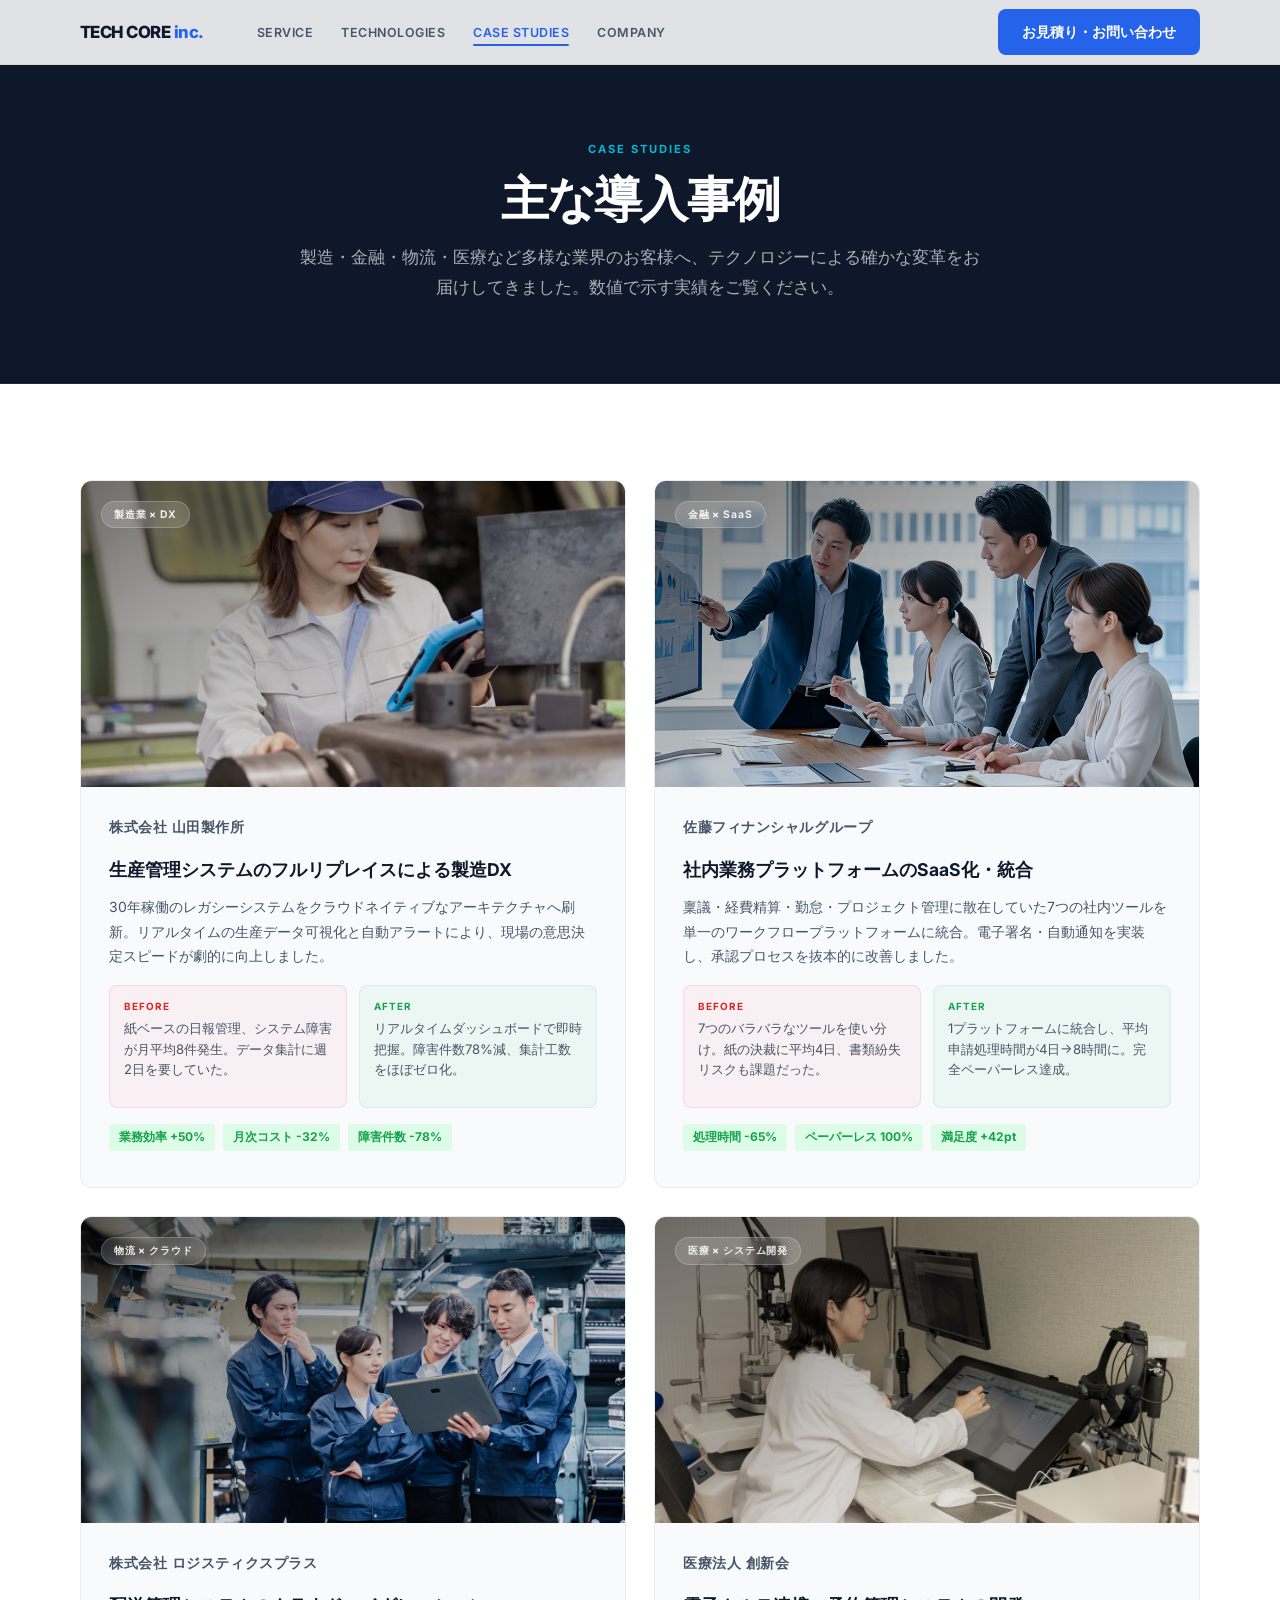
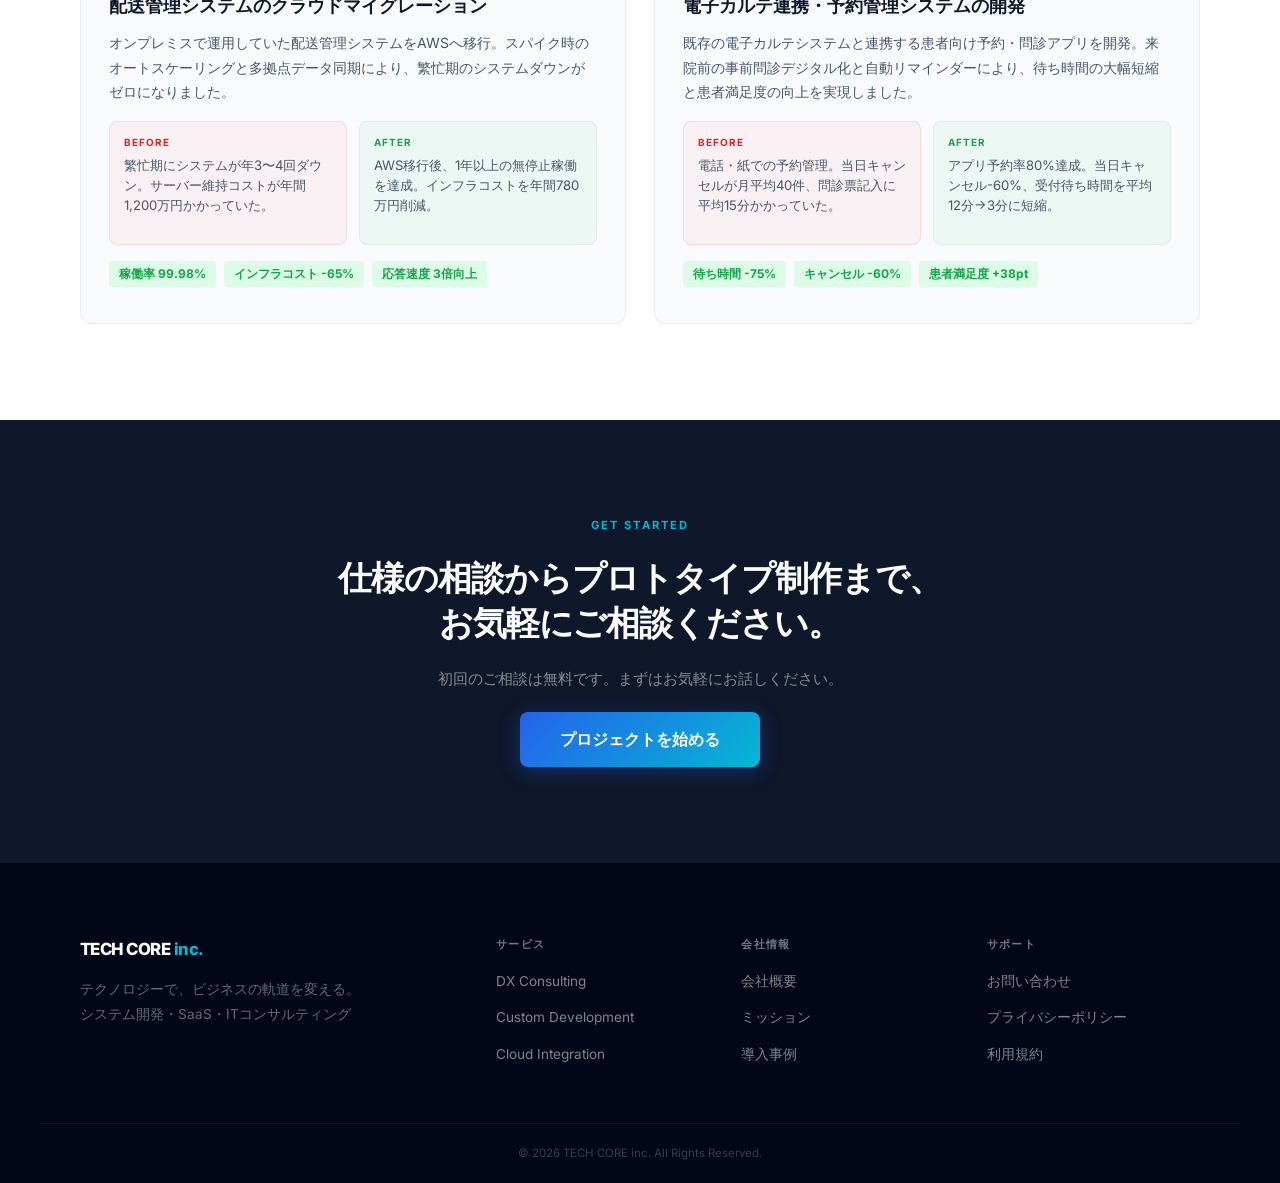
<file: cases.html>
<!DOCTYPE html>
<html lang="ja">
<head>
  <meta charset="UTF-8">
  <meta name="viewport" content="width=device-width, initial-scale=1.0">
  <title>CASE STUDIES | TECH CORE inc.</title>
  <link rel="stylesheet" href="style.css">
  <link rel="preconnect" href="https://fonts.googleapis.com">
  <link href="https://fonts.googleapis.com/css2?family=Inter:wght@400;500;600;700;800&display=swap" rel="stylesheet">
</head>
<body>

  <header class="site-header" id="site-header">
    <div class="header-inner">
      <a href="index.html" class="logo">TECH CORE <span>inc.</span></a>
      <nav class="global-nav" aria-label="グローバルナビゲーション">
        <ul>
          <li><a href="service.html">SERVICE</a></li>
          <li><a href="index.html#tech">TECHNOLOGIES</a></li>
          <li><a href="cases.html" class="active">CASE STUDIES</a></li>
          <li><a href="company.html">COMPANY</a></li>
        </ul>
      </nav>
      <a href="contact.html" class="btn btn-primary">お見積り・お問い合わせ</a>
      <button class="nav-toggle" aria-label="メニューを開く" aria-expanded="false">
        <span></span><span></span><span></span>
      </button>
    </div>
  </header>

  <main>

    <!-- Page Hero -->
    <section class="page-hero" aria-label="導入事例ページヘッダー">
      <div class="container">
        <span class="sec-label">CASE STUDIES</span>
        <h1>主な導入事例</h1>
        <p>製造・金融・物流・医療など多様な業界のお客様へ、テクノロジーによる確かな変革をお届けしてきました。数値で示す実績をご覧ください。</p>
      </div>
    </section>

    <!-- Cases List -->
    <section class="cases-list">
      <div class="container">
        <div class="cases-grid-full">

          <!-- Case 1 -->
          <article class="case-card-full">
            <div class="case-img-wrap">
              <div class="case-img-inner">
                <img src="１.jpg" alt="生産管理システム導入事例">
                <span class="case-tag-badge">製造業 × DX</span>
              </div>
            </div>
            <div class="case-body-full">
              <p class="case-company-name">株式会社 山田製作所</p>
              <h3>生産管理システムのフルリプレイスによる製造DX</h3>
              <p>30年稼働のレガシーシステムをクラウドネイティブなアーキテクチャへ刷新。リアルタイムの生産データ可視化と自動アラートにより、現場の意思決定スピードが劇的に向上しました。</p>
              <div class="before-after">
                <div class="ba-box before">
                  <span class="ba-label">Before</span>
                  <p>紙ベースの日報管理、システム障害が月平均8件発生。データ集計に週2日を要していた。</p>
                </div>
                <div class="ba-box after">
                  <span class="ba-label">After</span>
                  <p>リアルタイムダッシュボードで即時把握。障害件数78%減、集計工数をほぼゼロ化。</p>
                </div>
              </div>
              <div class="kpi-row">
                <span class="kpi-chip">業務効率 +50%</span>
                <span class="kpi-chip">月次コスト -32%</span>
                <span class="kpi-chip">障害件数 -78%</span>
              </div>
            </div>
          </article>

          <!-- Case 2 -->
          <article class="case-card-full">
            <div class="case-img-wrap">
              <div class="case-img-inner">
                <img src="２.jpeg" alt="社内業務プラットフォーム導入事例">
                <span class="case-tag-badge">金融 × SaaS</span>
              </div>
            </div>
            <div class="case-body-full">
              <p class="case-company-name">佐藤フィナンシャルグループ</p>
              <h3>社内業務プラットフォームのSaaS化・統合</h3>
              <p>稟議・経費精算・勤怠・プロジェクト管理に散在していた7つの社内ツールを単一のワークフロープラットフォームに統合。電子署名・自動通知を実装し、承認プロセスを抜本的に改善しました。</p>
              <div class="before-after">
                <div class="ba-box before">
                  <span class="ba-label">Before</span>
                  <p>7つのバラバラなツールを使い分け。紙の決裁に平均4日、書類紛失リスクも課題だった。</p>
                </div>
                <div class="ba-box after">
                  <span class="ba-label">After</span>
                  <p>1プラットフォームに統合し、平均申請処理時間が4日→8時間に。完全ペーパーレス達成。</p>
                </div>
              </div>
              <div class="kpi-row">
                <span class="kpi-chip">処理時間 -65%</span>
                <span class="kpi-chip">ペーパーレス 100%</span>
                <span class="kpi-chip">満足度 +42pt</span>
              </div>
            </div>
          </article>

          <!-- Case 3 -->
          <article class="case-card-full">
            <div class="case-img-wrap">
              <div class="case-img-inner">
                <img src="３.jpg" alt="配送管理システム導入事例">
                <span class="case-tag-badge">物流 × クラウド</span>
              </div>
            </div>
            <div class="case-body-full">
              <p class="case-company-name">株式会社 ロジスティクスプラス</p>
              <h3>配送管理システムのクラウドマイグレーション</h3>
              <p>オンプレミスで運用していた配送管理システムをAWSへ移行。スパイク時のオートスケーリングと多拠点データ同期により、繁忙期のシステムダウンがゼロになりました。</p>
              <div class="before-after">
                <div class="ba-box before">
                  <span class="ba-label">Before</span>
                  <p>繁忙期にシステムが年3〜4回ダウン。サーバー維持コストが年間1,200万円かかっていた。</p>
                </div>
                <div class="ba-box after">
                  <span class="ba-label">After</span>
                  <p>AWS移行後、1年以上の無停止稼働を達成。インフラコストを年間780万円削減。</p>
                </div>
              </div>
              <div class="kpi-row">
                <span class="kpi-chip">稼働率 99.98%</span>
                <span class="kpi-chip">インフラコスト -65%</span>
                <span class="kpi-chip">応答速度 3倍向上</span>
              </div>
            </div>
          </article>

          <!-- Case 4 -->
          <article class="case-card-full">
            <div class="case-img-wrap">
              <div class="case-img-inner">
                <img src="４.jpg" alt="電子カルテ・予約管理システム導入事例">
                <span class="case-tag-badge">医療 × システム開発</span>
              </div>
            </div>
            <div class="case-body-full">
              <p class="case-company-name">医療法人 創新会</p>
              <h3>電子カルテ連携・予約管理システムの開発</h3>
              <p>既存の電子カルテシステムと連携する患者向け予約・問診アプリを開発。来院前の事前問診デジタル化と自動リマインダーにより、待ち時間の大幅短縮と患者満足度の向上を実現しました。</p>
              <div class="before-after">
                <div class="ba-box before">
                  <span class="ba-label">Before</span>
                  <p>電話・紙での予約管理。当日キャンセルが月平均40件、問診票記入に平均15分かかっていた。</p>
                </div>
                <div class="ba-box after">
                  <span class="ba-label">After</span>
                  <p>アプリ予約率80%達成。当日キャンセル-60%、受付待ち時間を平均12分→3分に短縮。</p>
                </div>
              </div>
              <div class="kpi-row">
                <span class="kpi-chip">待ち時間 -75%</span>
                <span class="kpi-chip">キャンセル -60%</span>
                <span class="kpi-chip">患者満足度 +38pt</span>
              </div>
            </div>
          </article>

        </div>
      </div>
    </section>

    <!-- CTA -->
    <section class="cta-section" id="cta">
      <div class="container">
        <p class="cta-eyebrow">GET STARTED</p>
        <h2>仕様の相談からプロトタイプ制作まで、<br>お気軽にご相談ください。</h2>
        <p class="cta-sub">初回のご相談は無料です。まずはお気軽にお話しください。</p>
        <a href="contact.html" class="btn btn-gradient">プロジェクトを始める</a>
      </div>
    </section>

  </main>

  <footer class="site-footer">
    <div class="footer-inner">
      <div class="footer-brand">
        <a href="index.html" class="logo logo-light">TECH CORE <span>inc.</span></a>
        <p>テクノロジーで、ビジネスの軌道を変える。<br>システム開発・SaaS・ITコンサルティング</p>
      </div>
      <nav class="footer-nav" aria-label="フッターナビゲーション">
        <div class="footer-nav-col">
          <p class="footer-nav-title">サービス</p>
          <ul>
            <li><a href="service.html#dx">DX Consulting</a></li>
            <li><a href="service.html#dev">Custom Development</a></li>
            <li><a href="service.html#cloud">Cloud Integration</a></li>
          </ul>
        </div>
        <div class="footer-nav-col">
          <p class="footer-nav-title">会社情報</p>
          <ul>
            <li><a href="company.html">会社概要</a></li>
            <li><a href="company.html#mission">ミッション</a></li>
            <li><a href="cases.html">導入事例</a></li>
          </ul>
        </div>
        <div class="footer-nav-col">
          <p class="footer-nav-title">サポート</p>
          <ul>
            <li><a href="#cta">お問い合わせ</a></li>
            <li><a href="privacy.html">プライバシーポリシー</a></li>
            <li><a href="terms.html">利用規約</a></li>
          </ul>
        </div>
      </nav>
    </div>
    <div class="footer-bottom">
      <p>&copy; 2026 TECH CORE inc. All Rights Reserved.</p>
    </div>
  </footer>

  <script>
    const toggle = document.querySelector('.nav-toggle');
    const nav = document.querySelector('.global-nav');
    toggle.addEventListener('click', () => {
      const open = toggle.getAttribute('aria-expanded') === 'true';
      toggle.setAttribute('aria-expanded', !open);
      nav.classList.toggle('open', !open);
    });
    window.addEventListener('scroll', () => {
      document.getElementById('site-header').classList.toggle('scrolled', scrollY > 20);
    });
  </script>
</body>
</html>
</file>
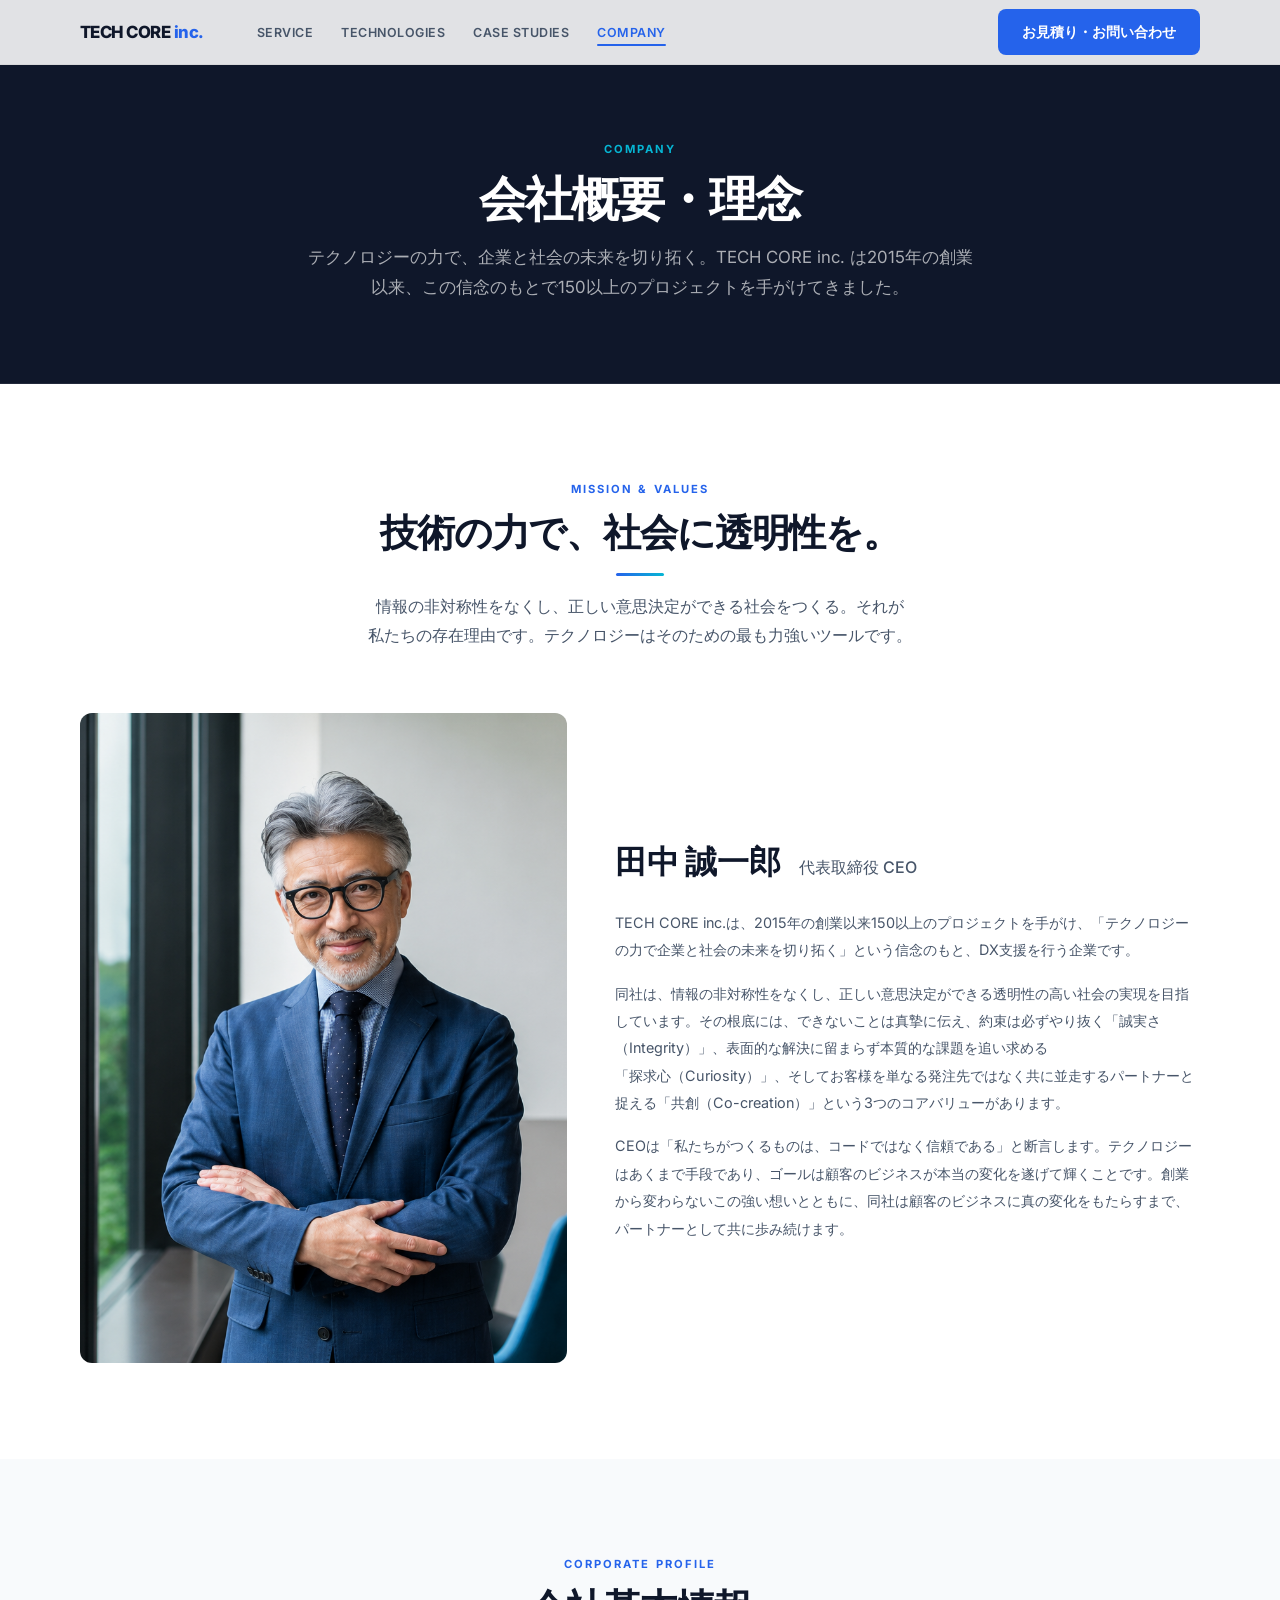
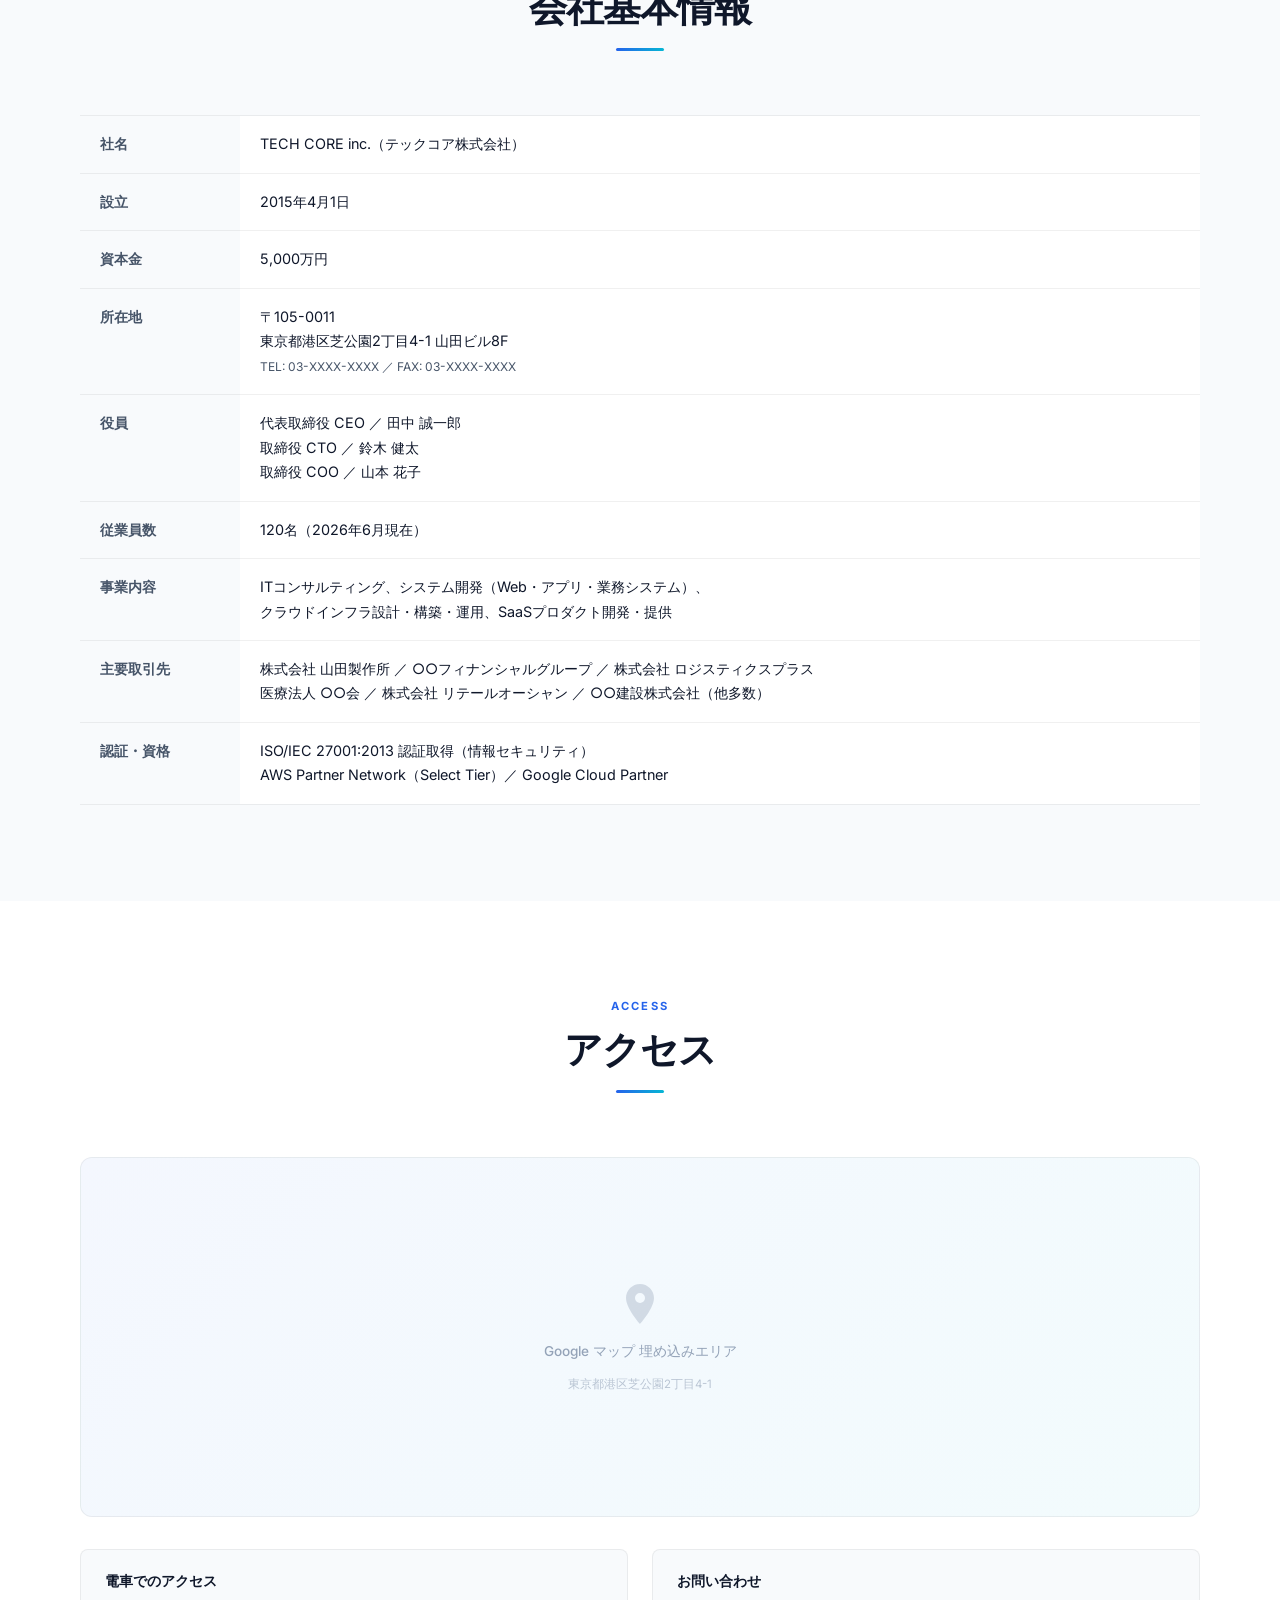
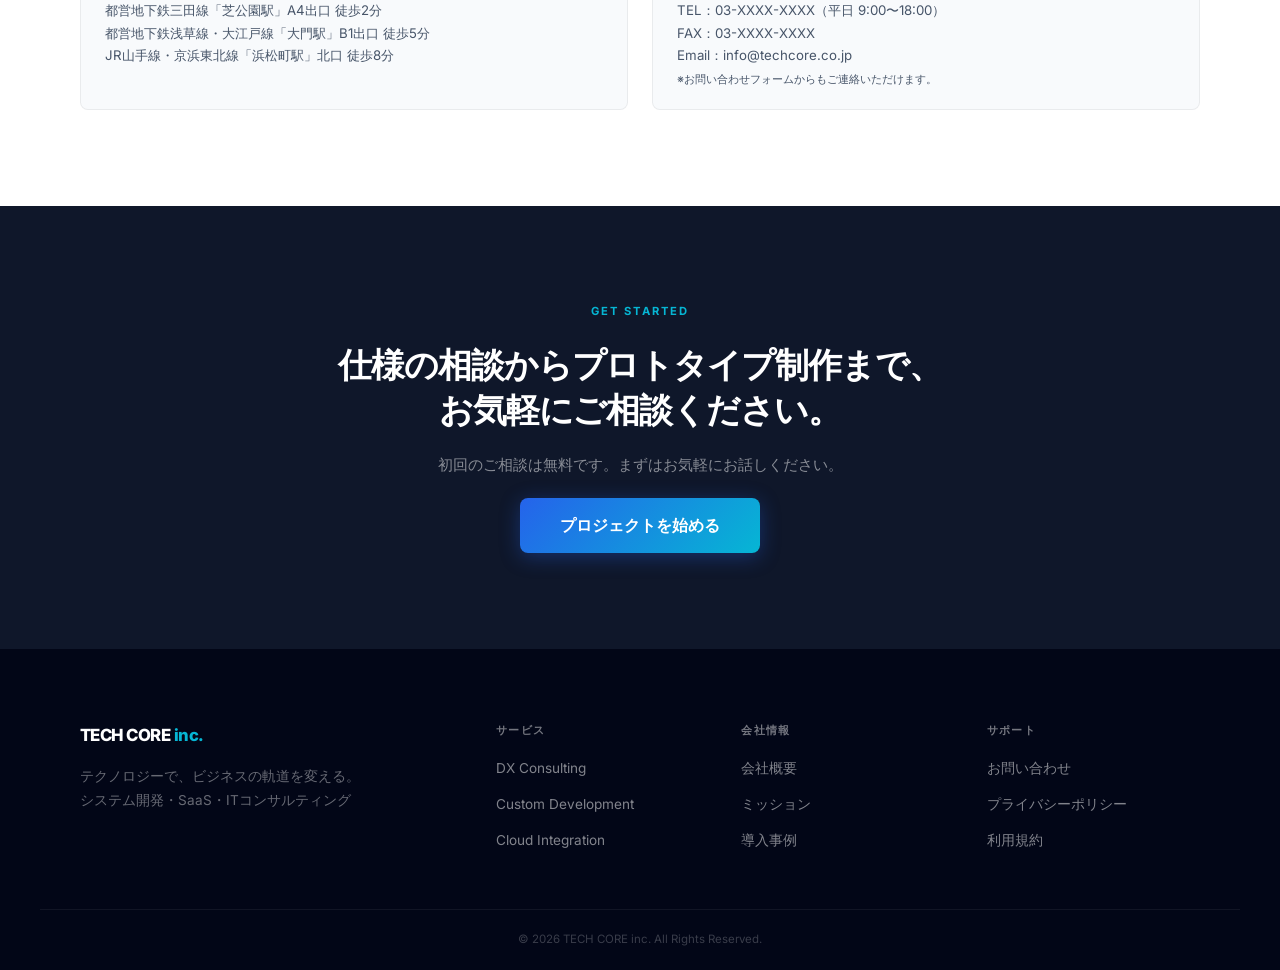
<file: company.html>
<!DOCTYPE html>
<html lang="ja">
<head>
  <meta charset="UTF-8">
  <meta name="viewport" content="width=device-width, initial-scale=1.0">
  <title>COMPANY | TECH CORE inc.</title>
  <link rel="stylesheet" href="style.css">
  <link rel="preconnect" href="https://fonts.googleapis.com">
  <link href="https://fonts.googleapis.com/css2?family=Inter:wght@400;500;600;700;800&display=swap" rel="stylesheet">
</head>
<body>

  <header class="site-header" id="site-header">
    <div class="header-inner">
      <a href="index.html" class="logo">TECH CORE <span>inc.</span></a>
      <nav class="global-nav" aria-label="グローバルナビゲーション">
        <ul>
          <li><a href="service.html">SERVICE</a></li>
          <li><a href="index.html#tech">TECHNOLOGIES</a></li>
          <li><a href="cases.html">CASE STUDIES</a></li>
          <li><a href="company.html" class="active">COMPANY</a></li>
        </ul>
      </nav>
      <a href="contact.html" class="btn btn-primary">お見積り・お問い合わせ</a>
      <button class="nav-toggle" aria-label="メニューを開く" aria-expanded="false">
        <span></span><span></span><span></span>
      </button>
    </div>
  </header>

  <main>

    <!-- Page Hero -->
    <section class="page-hero" aria-label="会社概要ページヘッダー">
      <div class="container">
        <span class="sec-label">COMPANY</span>
        <h1>会社概要・理念</h1>
        <p>テクノロジーの力で、企業と社会の未来を切り拓く。TECH CORE inc. は2015年の創業<br>以来、この信念のもとで150以上のプロジェクトを手がけてきました。</p>
      </div>
    </section>

    <!-- Mission -->
    <section class="mission-section" id="mission">
      <div class="container">
        <header class="sec-header">
          <span class="sec-label">MISSION & VALUES</span>
          <h2 class="sec-title">技術の力で、社会に透明性を。</h2>
          <p class="sec-desc">情報の非対称性をなくし、正しい意思決定ができる社会をつくる。それが<br>私たちの存在理由です。テクノロジーはそのための最も力強いツールです。</p>
        </header>
        <div class="ceo-message-layout">
          <div class="ceo-message-photo">
            <img src="社長.png" alt="代表取締役 田中 誠一郎">
          </div>
          <div class="ceo-message-text">
            <p class="ceo-message-name">田中 誠一郎 <span>代表取締役 CEO</span></p>
            <div class="ceo-message-body">
              <p>TECH CORE inc.は、2015年の創業以来150以上のプロジェクトを手がけ、「テクノロジーの力で企業と社会の未来を切り拓く」という信念のもと、DX支援を行う企業です。</p>
              <p>同社は、情報の非対称性をなくし、正しい意思決定ができる透明性の高い社会の実現を目指しています。その根底には、できないことは真摯に伝え、約束は必ずやり抜く「誠実さ（Integrity）」、表面的な解決に留まらず本質的な課題を追い求める<span style="white-space:nowrap">「探求心（Curiosity）」</span>、そしてお客様を単なる発注先ではなく共に並走するパートナーと捉える「共創（Co-creation）」という3つのコアバリューがあります。</p>
              <p>CEOは「私たちがつくるものは、コードではなく信頼である」と断言します。テクノロジーはあくまで手段であり、ゴールは顧客のビジネスが本当の変化を遂げて輝くことです。創業から変わらないこの強い想いとともに、同社は顧客のビジネスに真の変化をもたらすまで、パートナーとして共に歩み続けます。</p>
            </div>
          </div>
        </div>
      </div>
    </section>

    <!-- Corporate Profile -->
    <section class="profile-section" id="profile">
      <div class="container">
        <header class="sec-header">
          <span class="sec-label">CORPORATE PROFILE</span>
          <h2 class="sec-title">会社基本情報</h2>
        </header>
        <table class="profile-table" aria-label="会社基本情報">
          <tbody>
            <tr>
              <th scope="row">社名</th>
              <td>TECH CORE inc.（テックコア株式会社）</td>
            </tr>
            <tr>
              <th scope="row">設立</th>
              <td>2015年4月1日</td>
            </tr>
            <tr>
              <th scope="row">資本金</th>
              <td>5,000万円</td>
            </tr>
            <tr>
              <th scope="row">所在地</th>
              <td>
                〒105-0011<br>
                東京都港区芝公園2丁目4-1 山田ビル8F<br>
                <small style="color:var(--text-sub)">TEL: 03-XXXX-XXXX ／ FAX: 03-XXXX-XXXX</small>
              </td>
            </tr>
            <tr>
              <th scope="row">役員</th>
              <td>
                代表取締役 CEO ／ 田中 誠一郎<br>
                取締役 CTO ／ 鈴木 健太<br>
                取締役 COO ／ 山本 花子
              </td>
            </tr>
            <tr>
              <th scope="row">従業員数</th>
              <td>120名（2026年6月現在）</td>
            </tr>
            <tr>
              <th scope="row">事業内容</th>
              <td>
                ITコンサルティング、システム開発（Web・アプリ・業務システム）、<br>
                クラウドインフラ設計・構築・運用、SaaSプロダクト開発・提供
              </td>
            </tr>
            <tr>
              <th scope="row">主要取引先</th>
              <td>
                株式会社 山田製作所 ／ ○○フィナンシャルグループ ／ 株式会社 ロジスティクスプラス<br>
                医療法人 ○○会 ／ 株式会社 リテールオーシャン ／ ○○建設株式会社（他多数）
              </td>
            </tr>
            <tr>
              <th scope="row">認証・資格</th>
              <td>
                ISO/IEC 27001:2013 認証取得（情報セキュリティ）<br>
                AWS Partner Network（Select Tier）／ Google Cloud Partner
              </td>
            </tr>
          </tbody>
        </table>
      </div>
    </section>

    <!-- Access -->
    <section class="access-section" id="access">
      <div class="container">
        <header class="sec-header">
          <span class="sec-label">ACCESS</span>
          <h2 class="sec-title">アクセス</h2>
        </header>
        <div class="map-placeholder" role="img" aria-label="地図プレースホルダー">
          <svg viewBox="0 0 48 48" fill="none" xmlns="http://www.w3.org/2000/svg">
            <path d="M24 4C16.27 4 10 10.27 10 18c0 10.5 14 26 14 26s14-15.5 14-26c0-7.73-6.27-14-14-14zm0 19a5 5 0 1 1 0-10 5 5 0 0 1 0 10z" fill="currentColor"/>
          </svg>
          <p>Google マップ 埋め込みエリア</p>
          <small style="font-size:.72rem;opacity:.6">東京都港区芝公園2丁目4-1</small>
        </div>
        <div class="access-info">
          <div class="access-box">
            <h4>電車でのアクセス</h4>
            <p>
              都営地下鉄三田線「芝公園駅」A4出口 徒歩2分<br>
              都営地下鉄浅草線・大江戸線「大門駅」B1出口 徒歩5分<br>
              JR山手線・京浜東北線「浜松町駅」北口 徒歩8分
            </p>
          </div>
          <div class="access-box">
            <h4>お問い合わせ</h4>
            <p>
              TEL：03-XXXX-XXXX（平日 9:00〜18:00）<br>
              FAX：03-XXXX-XXXX<br>
              Email：info@techcore.co.jp<br>
              <small style="color:var(--text-sub)">※お問い合わせフォームからもご連絡いただけます。</small>
            </p>
          </div>
        </div>
      </div>
    </section>

    <!-- CTA -->
    <section class="cta-section" id="cta">
      <div class="container">
        <p class="cta-eyebrow">GET STARTED</p>
        <h2>仕様の相談からプロトタイプ制作まで、<br>お気軽にご相談ください。</h2>
        <p class="cta-sub">初回のご相談は無料です。まずはお気軽にお話しください。</p>
        <a href="contact.html" class="btn btn-gradient">プロジェクトを始める</a>
      </div>
    </section>

  </main>

  <footer class="site-footer">
    <div class="footer-inner">
      <div class="footer-brand">
        <a href="index.html" class="logo logo-light">TECH CORE <span>inc.</span></a>
        <p>テクノロジーで、ビジネスの軌道を変える。<br>システム開発・SaaS・ITコンサルティング</p>
      </div>
      <nav class="footer-nav" aria-label="フッターナビゲーション">
        <div class="footer-nav-col">
          <p class="footer-nav-title">サービス</p>
          <ul>
            <li><a href="service.html#dx">DX Consulting</a></li>
            <li><a href="service.html#dev">Custom Development</a></li>
            <li><a href="service.html#cloud">Cloud Integration</a></li>
          </ul>
        </div>
        <div class="footer-nav-col">
          <p class="footer-nav-title">会社情報</p>
          <ul>
            <li><a href="company.html">会社概要</a></li>
            <li><a href="company.html#mission">ミッション</a></li>
            <li><a href="cases.html">導入事例</a></li>
          </ul>
        </div>
        <div class="footer-nav-col">
          <p class="footer-nav-title">サポート</p>
          <ul>
            <li><a href="#cta">お問い合わせ</a></li>
            <li><a href="privacy.html">プライバシーポリシー</a></li>
            <li><a href="terms.html">利用規約</a></li>
          </ul>
        </div>
      </nav>
    </div>
    <div class="footer-bottom">
      <p>&copy; 2026 TECH CORE inc. All Rights Reserved.</p>
    </div>
  </footer>

  <script>
    const toggle = document.querySelector('.nav-toggle');
    const nav = document.querySelector('.global-nav');
    toggle.addEventListener('click', () => {
      const open = toggle.getAttribute('aria-expanded') === 'true';
      toggle.setAttribute('aria-expanded', !open);
      nav.classList.toggle('open', !open);
    });
    window.addEventListener('scroll', () => {
      document.getElementById('site-header').classList.toggle('scrolled', scrollY > 20);
    });
  </script>
</body>
</html>
</file>
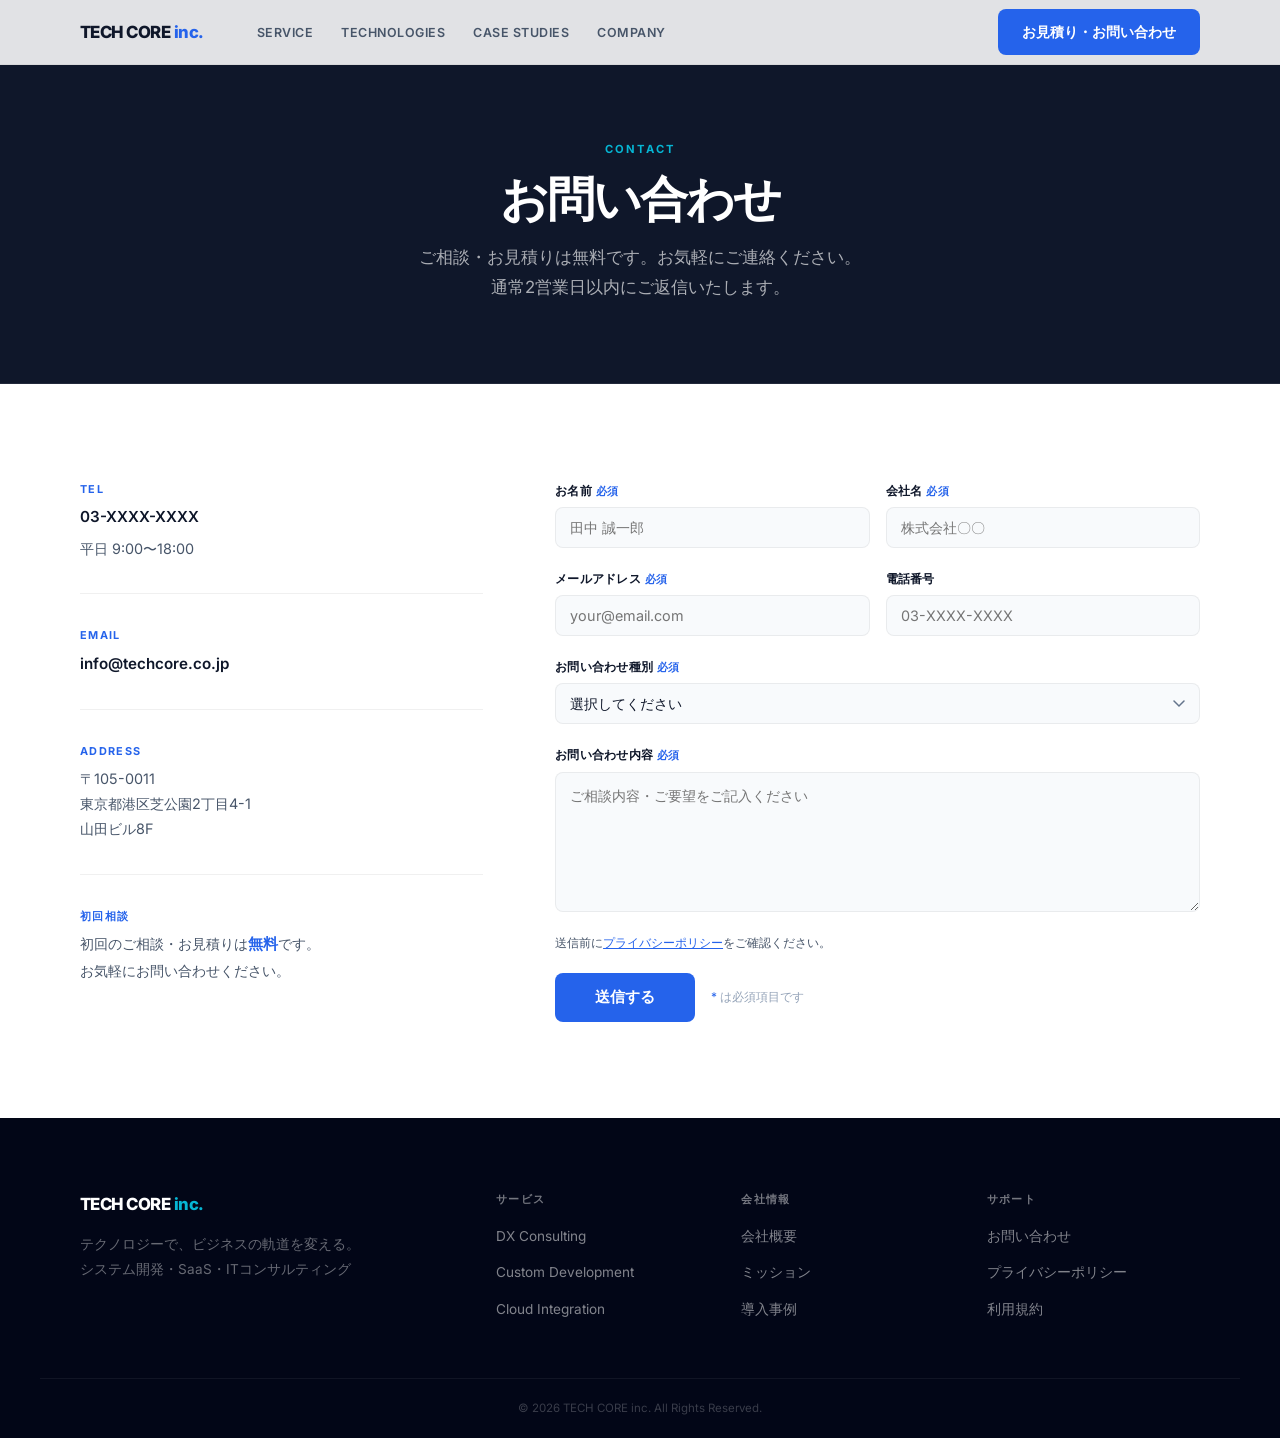
<file: contact.html>
<!DOCTYPE html>
<html lang="ja">
<head>
  <meta charset="UTF-8">
  <meta name="viewport" content="width=device-width, initial-scale=1.0">
  <title>CONTACT | TECH CORE inc.</title>
  <link rel="stylesheet" href="style.css">
  <link rel="preconnect" href="https://fonts.googleapis.com">
  <link href="https://fonts.googleapis.com/css2?family=Inter:wght@400;500;600;700;800&display=swap" rel="stylesheet">
  <style>
    .contact-section{background:var(--bg-card);padding:96px 0}
    .contact-grid{
      display:grid;
      grid-template-columns:1fr 1.6fr;
      gap:72px;
      align-items:start;
    }
    .contact-info-block{
      display:flex;flex-direction:column;gap:32px;
    }
    .contact-info-item{
      display:flex;flex-direction:column;gap:6px;
    }
    .contact-info-item .label{
      font-size:.68rem;font-weight:700;letter-spacing:.12em;
      text-transform:uppercase;color:var(--primary);
    }
    .contact-info-item p{
      font-size:.9rem;color:var(--text-sub);line-height:1.75;
    }
    .contact-info-item strong{
      font-size:.95rem;font-weight:600;color:var(--text-dark);
    }
    .contact-divider{
      height:1px;background:var(--border);
    }

    /* Form */
    .contact-form{
      display:flex;flex-direction:column;gap:20px;
    }
    .form-row{
      display:grid;grid-template-columns:1fr 1fr;gap:16px;
    }
    .form-group{
      display:flex;flex-direction:column;gap:6px;
    }
    .form-group label{
      font-size:.78rem;font-weight:600;color:var(--text-dark);
      letter-spacing:.02em;
    }
    .form-group .required{
      color:var(--primary);margin-left:4px;font-size:.7rem;
    }
    .form-group input,
    .form-group select,
    .form-group textarea{
      width:100%;
      padding:11px 14px;
      border:1.5px solid var(--border);
      border-radius:var(--radius-sm);
      font-size:.9rem;
      color:var(--text-dark);
      background:var(--bg-light);
      outline:none;
      transition:border-color var(--dur) var(--ease),
                 box-shadow var(--dur) var(--ease);
      font-family:inherit;
      box-sizing:border-box;
    }
    .form-group input:focus,
    .form-group select:focus,
    .form-group textarea:focus{
      border-color:var(--primary);
      box-shadow:0 0 0 3px rgba(37,99,235,.12);
      background:#fff;
    }
    .form-group textarea{
      resize:vertical;
      min-height:140px;
      line-height:1.7;
    }
    .form-group select{
      appearance:none;
      background-image:url("data:image/svg+xml,%3Csvg xmlns='http://www.w3.org/2000/svg' width='12' height='8' viewBox='0 0 12 8'%3E%3Cpath d='M1 1l5 5 5-5' stroke='%2364748b' stroke-width='1.5' fill='none' stroke-linecap='round'/%3E%3C/svg%3E");
      background-repeat:no-repeat;
      background-position:right 14px center;
      padding-right:36px;
      cursor:pointer;
    }
    .form-note{
      font-size:.78rem;color:var(--text-sub);line-height:1.7;
    }
    .form-note a{color:var(--primary);text-decoration:underline}
    .form-submit{
      display:flex;align-items:center;gap:16px;flex-wrap:wrap;
    }
    .btn-submit{
      padding:14px 40px;
      background:var(--primary);
      color:#fff;
      border:none;
      border-radius:var(--radius-sm);
      font-size:.95rem;font-weight:700;
      cursor:pointer;
      font-family:inherit;
      transition:background var(--dur) var(--ease),
                 transform var(--dur) var(--ease);
    }
    .btn-submit:hover{background:var(--primary-dark);transform:translateY(-1px)}
    .form-required-note{
      font-size:.75rem;color:var(--text-muted);
    }

    @media(max-width:768px){
      .contact-grid{grid-template-columns:1fr;gap:48px}
      .form-row{grid-template-columns:1fr}
    }
  </style>
</head>
<body>

  <header class="site-header" id="site-header">
    <div class="header-inner">
      <a href="index.html" class="logo">TECH CORE <span>inc.</span></a>
      <nav class="global-nav" aria-label="グローバルナビゲーション">
        <ul>
          <li><a href="service.html">SERVICE</a></li>
          <li><a href="index.html#tech">TECHNOLOGIES</a></li>
          <li><a href="cases.html">CASE STUDIES</a></li>
          <li><a href="company.html">COMPANY</a></li>
        </ul>
      </nav>
      <a href="contact.html" class="btn btn-primary active">お見積り・お問い合わせ</a>
      <button class="nav-toggle" aria-label="メニューを開く" aria-expanded="false">
        <span></span><span></span><span></span>
      </button>
    </div>
  </header>

  <main>

    <!-- Page Hero -->
    <section class="page-hero" aria-label="お問い合わせページヘッダー">
      <div class="container">
        <span class="sec-label">CONTACT</span>
        <h1>お問い合わせ</h1>
        <p>ご相談・お見積りは無料です。お気軽にご連絡ください。<br>通常2営業日以内にご返信いたします。</p>
      </div>
    </section>

    <!-- Contact -->
    <section class="contact-section" id="contact">
      <div class="container">
        <div class="contact-grid">

          <!-- Info -->
          <div class="contact-info-block">
            <div class="contact-info-item">
              <span class="label">TEL</span>
              <strong>03-XXXX-XXXX</strong>
              <p>平日 9:00〜18:00</p>
            </div>
            <div class="contact-divider"></div>
            <div class="contact-info-item">
              <span class="label">EMAIL</span>
              <strong>info@techcore.co.jp</strong>
            </div>
            <div class="contact-divider"></div>
            <div class="contact-info-item">
              <span class="label">ADDRESS</span>
              <p>〒105-0011<br>東京都港区芝公園2丁目4-1<br>山田ビル8F</p>
            </div>
            <div class="contact-divider"></div>
            <div class="contact-info-item">
              <span class="label">初回相談</span>
              <p>初回のご相談・お見積りは<strong style="color:var(--primary)">無料</strong>です。<br>お気軽にお問い合わせください。</p>
            </div>
          </div>

          <!-- Form -->
          <form class="contact-form" action="#" method="post">
            <div class="form-row">
              <div class="form-group">
                <label>お名前<span class="required">必須</span></label>
                <input type="text" name="name" placeholder="田中 誠一郎" required>
              </div>
              <div class="form-group">
                <label>会社名<span class="required">必須</span></label>
                <input type="text" name="company" placeholder="株式会社〇〇" required>
              </div>
            </div>
            <div class="form-row">
              <div class="form-group">
                <label>メールアドレス<span class="required">必須</span></label>
                <input type="email" name="email" placeholder="your@email.com" required>
              </div>
              <div class="form-group">
                <label>電話番号</label>
                <input type="tel" name="tel" placeholder="03-XXXX-XXXX">
              </div>
            </div>
            <div class="form-group">
              <label>お問い合わせ種別<span class="required">必須</span></label>
              <select name="type" required>
                <option value="" disabled selected>選択してください</option>
                <option value="dx">DXコンサルティングについて</option>
                <option value="dev">システム・アプリ開発について</option>
                <option value="cloud">クラウドインフラについて</option>
                <option value="estimate">お見積り依頼</option>
                <option value="other">その他</option>
              </select>
            </div>
            <div class="form-group">
              <label>お問い合わせ内容<span class="required">必須</span></label>
              <textarea name="message" placeholder="ご相談内容・ご要望をご記入ください" required></textarea>
            </div>
            <p class="form-note">
              送信前に<a href="privacy.html">プライバシーポリシー</a>をご確認ください。
            </p>
            <div class="form-submit">
              <button type="submit" class="btn-submit">送信する</button>
              <span class="form-required-note"><span style="color:var(--primary)">*</span> は必須項目です</span>
            </div>
          </form>

        </div>
      </div>
    </section>

  </main>

  <footer class="site-footer">
    <div class="footer-inner">
      <div class="footer-brand">
        <a href="index.html" class="logo logo-light">TECH CORE <span>inc.</span></a>
        <p>テクノロジーで、ビジネスの軌道を変える。<br>システム開発・SaaS・ITコンサルティング</p>
      </div>
      <nav class="footer-nav" aria-label="フッターナビゲーション">
        <div class="footer-nav-col">
          <p class="footer-nav-title">サービス</p>
          <ul>
            <li><a href="service.html#dx">DX Consulting</a></li>
            <li><a href="service.html#dev">Custom Development</a></li>
            <li><a href="service.html#cloud">Cloud Integration</a></li>
          </ul>
        </div>
        <div class="footer-nav-col">
          <p class="footer-nav-title">会社情報</p>
          <ul>
            <li><a href="company.html">会社概要</a></li>
            <li><a href="company.html#mission">ミッション</a></li>
            <li><a href="cases.html">導入事例</a></li>
          </ul>
        </div>
        <div class="footer-nav-col">
          <p class="footer-nav-title">サポート</p>
          <ul>
            <li><a href="contact.html">お問い合わせ</a></li>
            <li><a href="privacy.html">プライバシーポリシー</a></li>
            <li><a href="terms.html">利用規約</a></li>
          </ul>
        </div>
      </nav>
    </div>
    <div class="footer-bottom">
      <p>&copy; 2026 TECH CORE inc. All Rights Reserved.</p>
    </div>
  </footer>

  <script>
    const toggle = document.querySelector('.nav-toggle');
    const nav = document.querySelector('.global-nav');
    toggle.addEventListener('click', () => {
      const open = toggle.getAttribute('aria-expanded') === 'true';
      toggle.setAttribute('aria-expanded', !open);
      nav.classList.toggle('open', !open);
    });
    window.addEventListener('scroll', () => {
      document.getElementById('site-header').classList.toggle('scrolled', scrollY > 20);
    });
  </script>
</body>
</html>
</file>
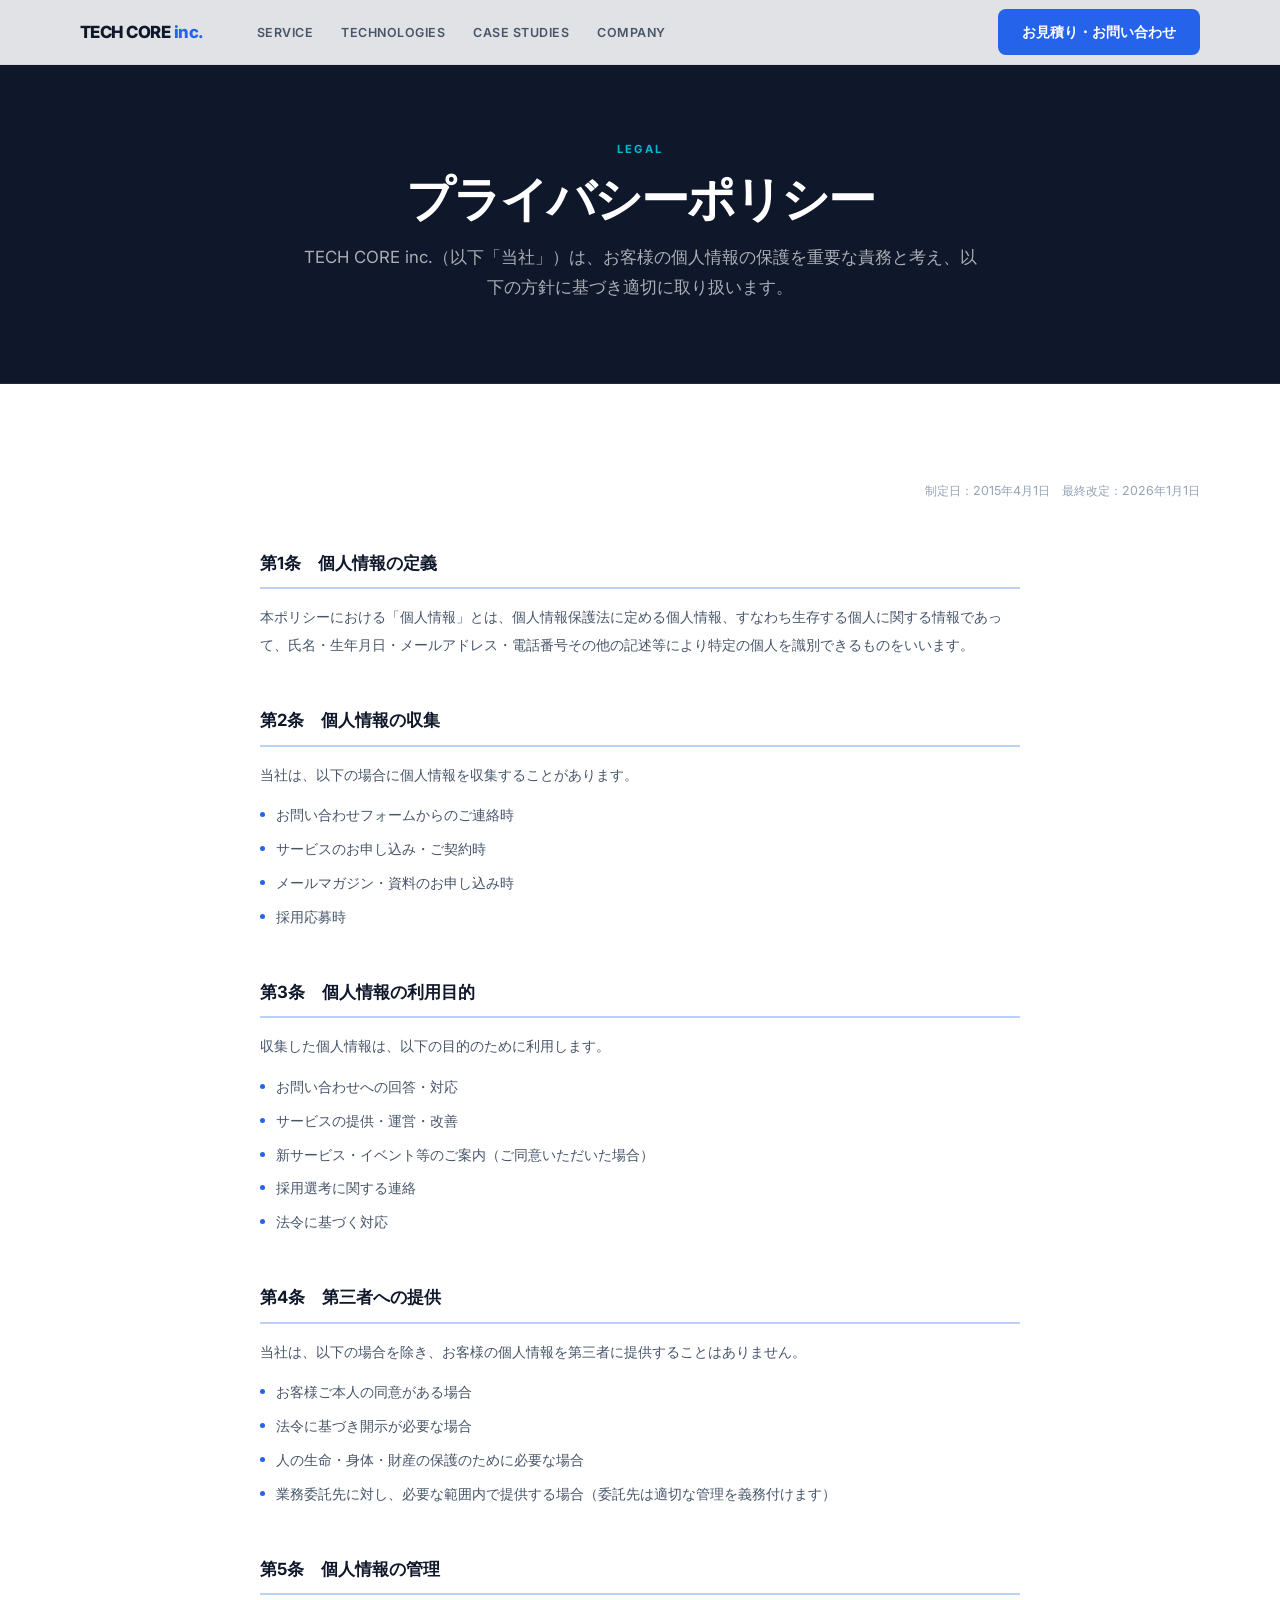
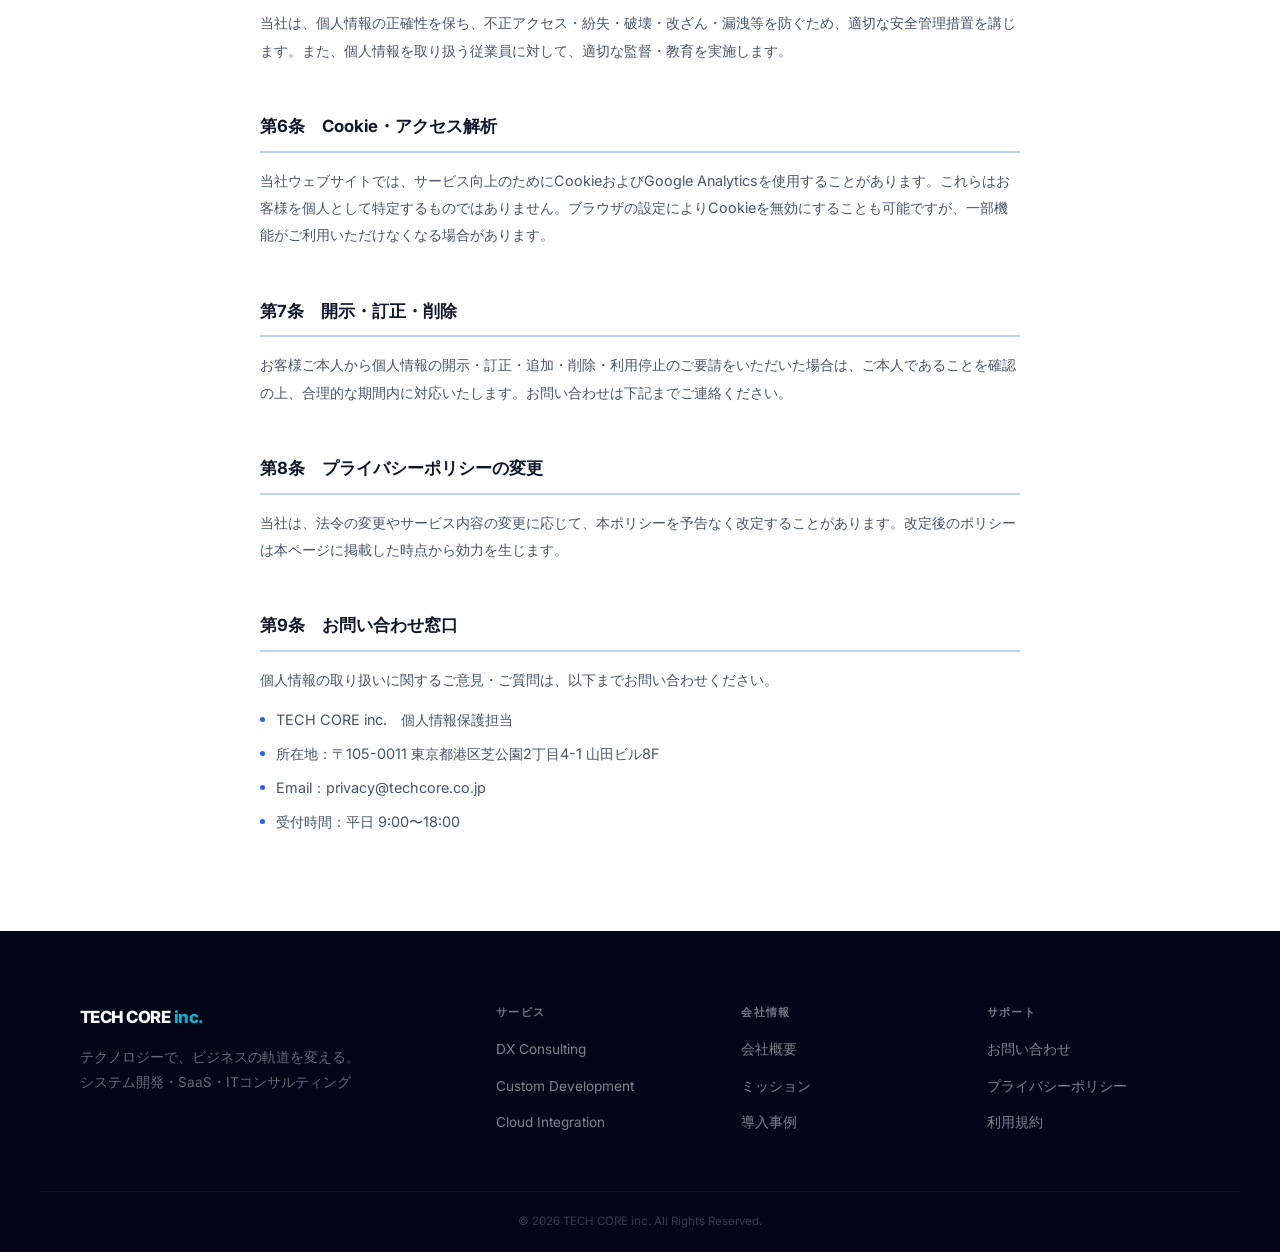
<file: privacy.html>
<!DOCTYPE html>
<html lang="ja">
<head>
  <meta charset="UTF-8">
  <meta name="viewport" content="width=device-width, initial-scale=1.0">
  <title>プライバシーポリシー | TECH CORE inc.</title>
  <link rel="stylesheet" href="style.css">
  <link rel="preconnect" href="https://fonts.googleapis.com">
  <link href="https://fonts.googleapis.com/css2?family=Inter:wght@400;500;600;700;800&display=swap" rel="stylesheet">
  <style>
    .legal-section{background:var(--bg-card);padding:96px 0}
    .legal-body{max-width:760px;margin:0 auto;display:flex;flex-direction:column;gap:48px}
    .legal-block{display:flex;flex-direction:column;gap:14px}
    .legal-block h2{
      font-size:1.05rem;font-weight:700;color:var(--text-dark);
      padding-bottom:10px;border-bottom:2px solid rgba(37,99,235,.3);
      display:inline-block;
    }
    .legal-block p{font-size:.9rem;color:var(--text-sub);line-height:1.9}
    .legal-block ul{display:flex;flex-direction:column;gap:8px;padding-left:0;list-style:none}
    .legal-block ul li{
      font-size:.9rem;color:var(--text-sub);line-height:1.8;
      padding-left:16px;position:relative;
    }
    .legal-block ul li::before{
      content:"";position:absolute;left:0;top:10px;
      width:5px;height:5px;border-radius:50%;background:var(--primary);
    }
    .legal-date{font-size:.78rem;color:var(--text-muted);margin-bottom:48px;text-align:right}
  </style>
</head>
<body>

  <header class="site-header" id="site-header">
    <div class="header-inner">
      <a href="index.html" class="logo">TECH CORE <span>inc.</span></a>
      <nav class="global-nav" aria-label="グローバルナビゲーション">
        <ul>
          <li><a href="service.html">SERVICE</a></li>
          <li><a href="index.html#tech">TECHNOLOGIES</a></li>
          <li><a href="cases.html">CASE STUDIES</a></li>
          <li><a href="company.html">COMPANY</a></li>
        </ul>
      </nav>
      <a href="contact.html" class="btn btn-primary">お見積り・お問い合わせ</a>
      <button class="nav-toggle" aria-label="メニューを開く" aria-expanded="false">
        <span></span><span></span><span></span>
      </button>
    </div>
  </header>

  <main>

    <section class="page-hero" aria-label="プライバシーポリシー">
      <div class="container">
        <span class="sec-label">LEGAL</span>
        <h1>プライバシーポリシー</h1>
        <p>TECH CORE inc.（以下「当社」）は、お客様の個人情報の保護を重要な責務と考え、以下の方針に基づき適切に取り扱います。</p>
      </div>
    </section>

    <section class="legal-section">
      <div class="container">
        <p class="legal-date">制定日：2015年4月1日　最終改定：2026年1月1日</p>
        <div class="legal-body">

          <div class="legal-block">
            <h2>第1条　個人情報の定義</h2>
            <p>本ポリシーにおける「個人情報」とは、個人情報保護法に定める個人情報、すなわち生存する個人に関する情報であって、氏名・生年月日・メールアドレス・電話番号その他の記述等により特定の個人を識別できるものをいいます。</p>
          </div>

          <div class="legal-block">
            <h2>第2条　個人情報の収集</h2>
            <p>当社は、以下の場合に個人情報を収集することがあります。</p>
            <ul>
              <li>お問い合わせフォームからのご連絡時</li>
              <li>サービスのお申し込み・ご契約時</li>
              <li>メールマガジン・資料のお申し込み時</li>
              <li>採用応募時</li>
            </ul>
          </div>

          <div class="legal-block">
            <h2>第3条　個人情報の利用目的</h2>
            <p>収集した個人情報は、以下の目的のために利用します。</p>
            <ul>
              <li>お問い合わせへの回答・対応</li>
              <li>サービスの提供・運営・改善</li>
              <li>新サービス・イベント等のご案内（ご同意いただいた場合）</li>
              <li>採用選考に関する連絡</li>
              <li>法令に基づく対応</li>
            </ul>
          </div>

          <div class="legal-block">
            <h2>第4条　第三者への提供</h2>
            <p>当社は、以下の場合を除き、お客様の個人情報を第三者に提供することはありません。</p>
            <ul>
              <li>お客様ご本人の同意がある場合</li>
              <li>法令に基づき開示が必要な場合</li>
              <li>人の生命・身体・財産の保護のために必要な場合</li>
              <li>業務委託先に対し、必要な範囲内で提供する場合（委託先は適切な管理を義務付けます）</li>
            </ul>
          </div>

          <div class="legal-block">
            <h2>第5条　個人情報の管理</h2>
            <p>当社は、個人情報の正確性を保ち、不正アクセス・紛失・破壊・改ざん・漏洩等を防ぐため、適切な安全管理措置を講じます。また、個人情報を取り扱う従業員に対して、適切な監督・教育を実施します。</p>
          </div>

          <div class="legal-block">
            <h2>第6条　Cookie・アクセス解析</h2>
            <p>当社ウェブサイトでは、サービス向上のためにCookieおよびGoogle Analyticsを使用することがあります。これらはお客様を個人として特定するものではありません。ブラウザの設定によりCookieを無効にすることも可能ですが、一部機能がご利用いただけなくなる場合があります。</p>
          </div>

          <div class="legal-block">
            <h2>第7条　開示・訂正・削除</h2>
            <p>お客様ご本人から個人情報の開示・訂正・追加・削除・利用停止のご要請をいただいた場合は、ご本人であることを確認の上、合理的な期間内に対応いたします。お問い合わせは下記までご連絡ください。</p>
          </div>

          <div class="legal-block">
            <h2>第8条　プライバシーポリシーの変更</h2>
            <p>当社は、法令の変更やサービス内容の変更に応じて、本ポリシーを予告なく改定することがあります。改定後のポリシーは本ページに掲載した時点から効力を生じます。</p>
          </div>

          <div class="legal-block">
            <h2>第9条　お問い合わせ窓口</h2>
            <p>個人情報の取り扱いに関するご意見・ご質問は、以下までお問い合わせください。</p>
            <ul>
              <li>TECH CORE inc.　個人情報保護担当</li>
              <li>所在地：〒105-0011 東京都港区芝公園2丁目4-1 山田ビル8F</li>
              <li>Email：privacy@techcore.co.jp</li>
              <li>受付時間：平日 9:00〜18:00</li>
            </ul>
          </div>

        </div>
      </div>
    </section>

  </main>

  <footer class="site-footer">
    <div class="footer-inner">
      <div class="footer-brand">
        <a href="index.html" class="logo logo-light">TECH CORE <span>inc.</span></a>
        <p>テクノロジーで、ビジネスの軌道を変える。<br>システム開発・SaaS・ITコンサルティング</p>
      </div>
      <nav class="footer-nav" aria-label="フッターナビゲーション">
        <div class="footer-nav-col">
          <p class="footer-nav-title">サービス</p>
          <ul>
            <li><a href="service.html#dx">DX Consulting</a></li>
            <li><a href="service.html#dev">Custom Development</a></li>
            <li><a href="service.html#cloud">Cloud Integration</a></li>
          </ul>
        </div>
        <div class="footer-nav-col">
          <p class="footer-nav-title">会社情報</p>
          <ul>
            <li><a href="company.html">会社概要</a></li>
            <li><a href="company.html#mission">ミッション</a></li>
            <li><a href="cases.html">導入事例</a></li>
          </ul>
        </div>
        <div class="footer-nav-col">
          <p class="footer-nav-title">サポート</p>
          <ul>
            <li><a href="contact.html">お問い合わせ</a></li>
            <li><a href="privacy.html" class="active">プライバシーポリシー</a></li>
            <li><a href="terms.html">利用規約</a></li>
          </ul>
        </div>
      </nav>
    </div>
    <div class="footer-bottom">
      <p>&copy; 2026 TECH CORE inc. All Rights Reserved.</p>
    </div>
  </footer>

  <script>
    const toggle = document.querySelector('.nav-toggle');
    const nav = document.querySelector('.global-nav');
    toggle.addEventListener('click', () => {
      const open = toggle.getAttribute('aria-expanded') === 'true';
      toggle.setAttribute('aria-expanded', !open);
      nav.classList.toggle('open', !open);
    });
    window.addEventListener('scroll', () => {
      document.getElementById('site-header').classList.toggle('scrolled', scrollY > 20);
    });
  </script>
</body>
</html>
</file>
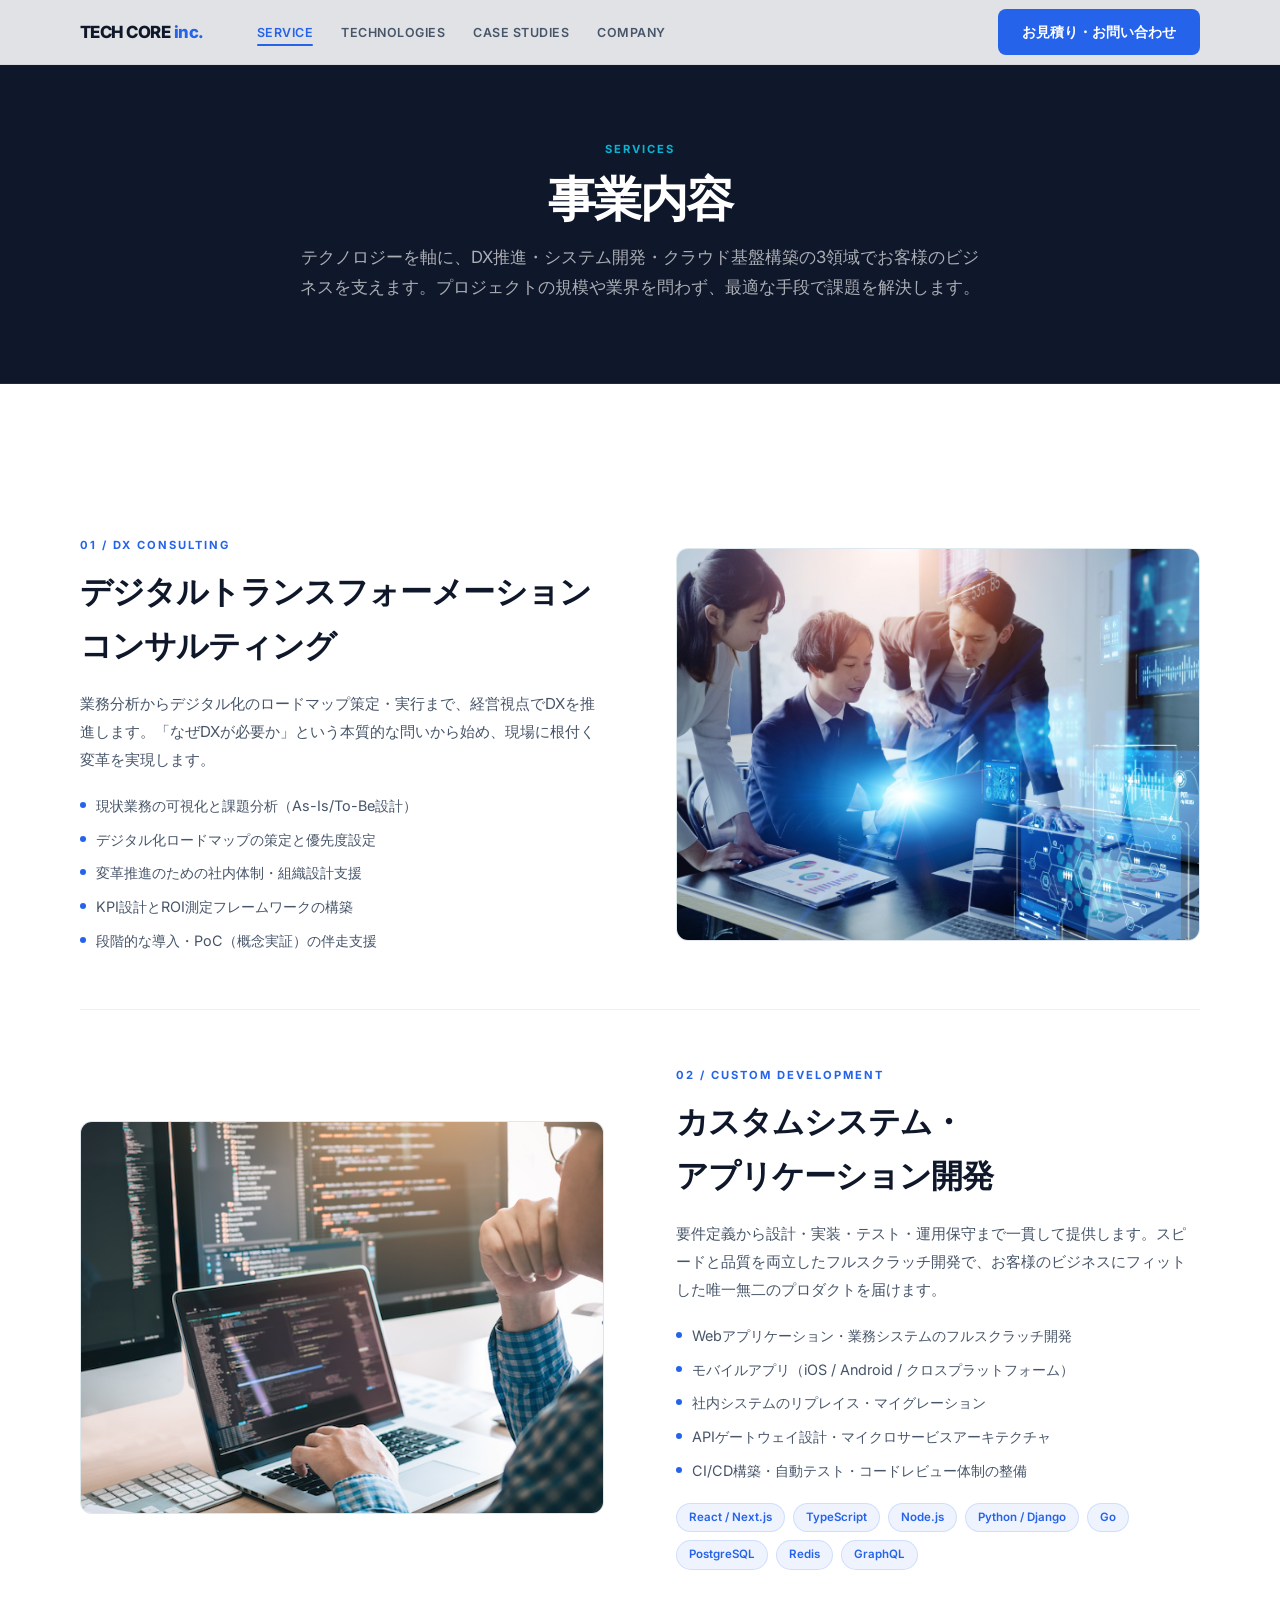
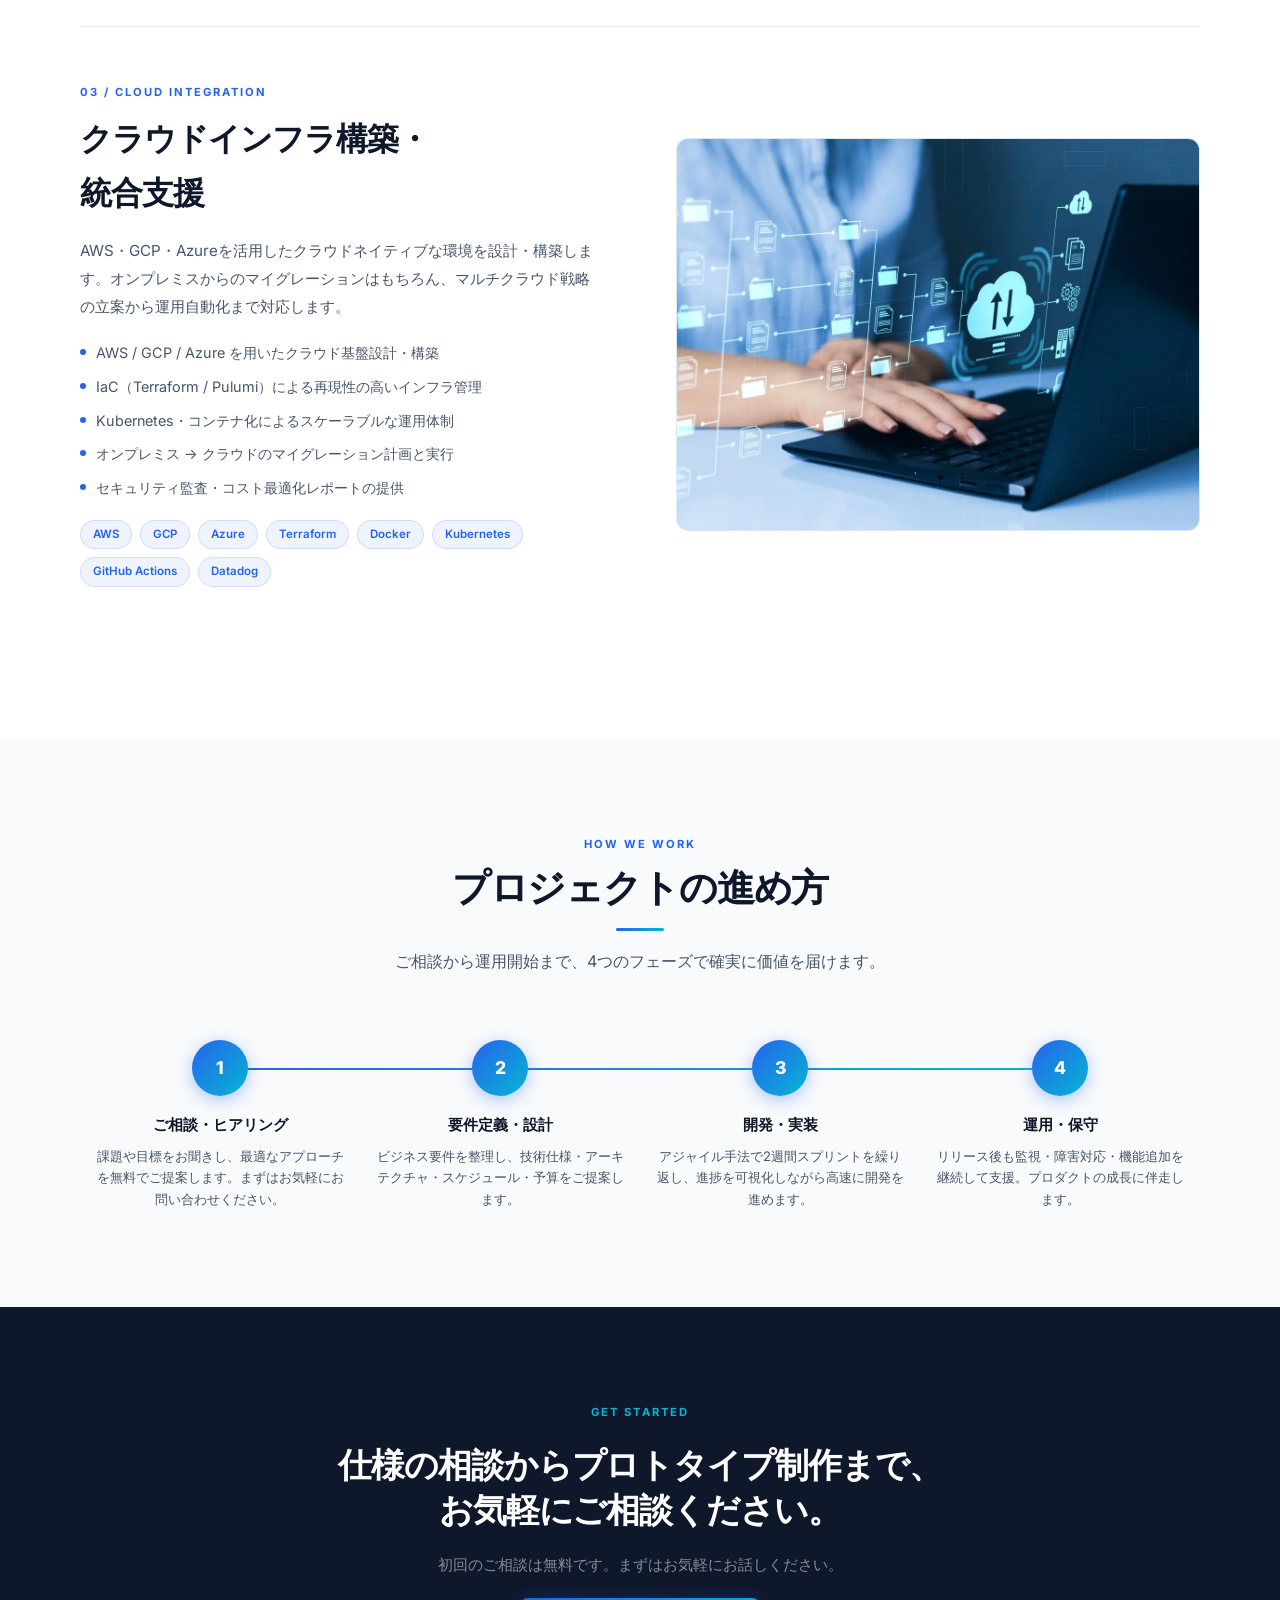
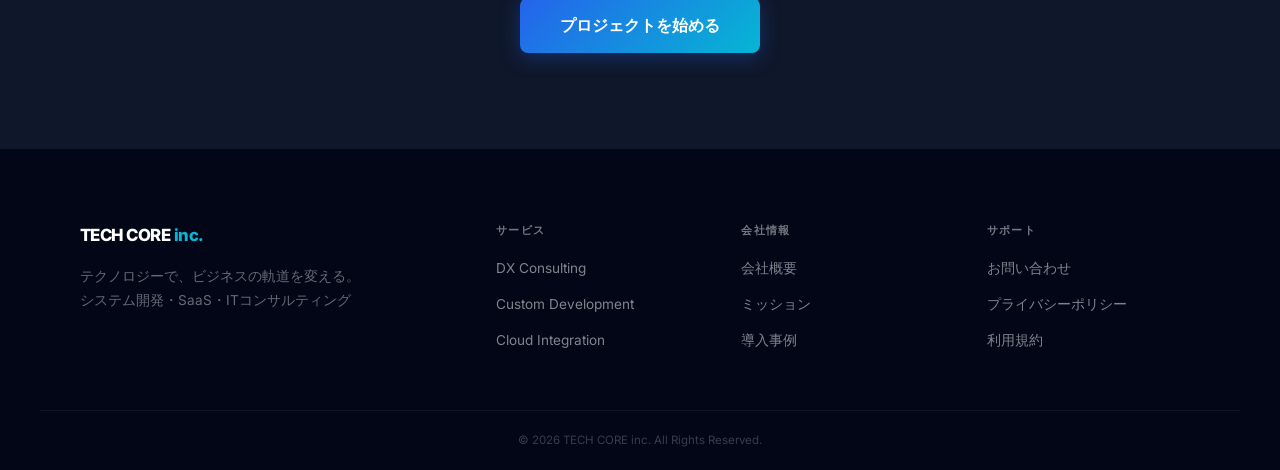
<file: service.html>
<!DOCTYPE html>
<html lang="ja">
<head>
  <meta charset="UTF-8">
  <meta name="viewport" content="width=device-width, initial-scale=1.0">
  <title>SERVICE | TECH CORE inc.</title>
  <link rel="stylesheet" href="style.css">
  <link rel="preconnect" href="https://fonts.googleapis.com">
  <link href="https://fonts.googleapis.com/css2?family=Inter:wght@400;500;600;700;800&display=swap" rel="stylesheet">
</head>
<body>

  <header class="site-header" id="site-header">
    <div class="header-inner">
      <a href="index.html" class="logo">TECH CORE <span>inc.</span></a>
      <nav class="global-nav" aria-label="グローバルナビゲーション">
        <ul>
          <li><a href="service.html" class="active">SERVICE</a></li>
          <li><a href="index.html#tech">TECHNOLOGIES</a></li>
          <li><a href="cases.html">CASE STUDIES</a></li>
          <li><a href="company.html">COMPANY</a></li>
        </ul>
      </nav>
      <a href="contact.html" class="btn btn-primary">お見積り・お問い合わせ</a>
      <button class="nav-toggle" aria-label="メニューを開く" aria-expanded="false">
        <span></span><span></span><span></span>
      </button>
    </div>
  </header>

  <main>

    <!-- Page Hero -->
    <section class="page-hero" aria-label="サービスページヘッダー">
      <div class="container">
        <span class="sec-label">SERVICES</span>
        <h1>事業内容</h1>
        <p>テクノロジーを軸に、DX推進・システム開発・クラウド基盤構築の3領域でお客様のビジネスを支えます。プロジェクトの規模や業界を問わず、最適な手段で課題を解決します。</p>
      </div>
    </section>

    <!-- Service Details -->
    <section class="service-detail">
      <div class="container">

        <!-- DX Consulting -->
        <div class="service-detail-block" id="dx">
          <div class="sd-text">
            <span class="sec-label">01 / DX CONSULTING</span>
            <h2>デジタルトランスフォーメーション<br>コンサルティング</h2>
            <p>業務分析からデジタル化のロードマップ策定・実行まで、経営視点でDXを推進します。「なぜDXが必要か」という本質的な問いから始め、現場に根付く変革を実現します。</p>
            <ul>
              <li>現状業務の可視化と課題分析（As-Is/To-Be設計）</li>
              <li>デジタル化ロードマップの策定と優先度設定</li>
              <li>変革推進のための社内体制・組織設計支援</li>
              <li>KPI設計とROI測定フレームワークの構築</li>
              <li>段階的な導入・PoC（概念実証）の伴走支援</li>
            </ul>
          </div>
          <div class="sd-visual">
            <img src="A.jpg" alt="DXコンサルティングのイメージ">
          </div>
        </div>

        <!-- Custom Development -->
        <div class="service-detail-block reverse" id="dev">
          <div class="sd-text">
            <span class="sec-label">02 / CUSTOM DEVELOPMENT</span>
            <h2>カスタムシステム・<br>アプリケーション開発</h2>
            <p>要件定義から設計・実装・テスト・運用保守まで一貫して提供します。スピードと品質を両立したフルスクラッチ開発で、お客様のビジネスにフィットした唯一無二のプロダクトを届けます。</p>
            <ul>
              <li>Webアプリケーション・業務システムのフルスクラッチ開発</li>
              <li>モバイルアプリ（iOS / Android / クロスプラットフォーム）</li>
              <li>社内システムのリプレイス・マイグレーション</li>
              <li>APIゲートウェイ設計・マイクロサービスアーキテクチャ</li>
              <li>CI/CD構築・自動テスト・コードレビュー体制の整備</li>
            </ul>
            <div class="tech-stack-grid">
              <span class="badge">React / Next.js</span>
              <span class="badge">TypeScript</span>
              <span class="badge">Node.js</span>
              <span class="badge">Python / Django</span>
              <span class="badge">Go</span>
              <span class="badge">PostgreSQL</span>
              <span class="badge">Redis</span>
              <span class="badge">GraphQL</span>
            </div>
          </div>
          <div class="sd-visual">
            <img src="B.jpg" alt="カスタム開発のイメージ">
          </div>
        </div>

        <!-- Cloud Integration -->
        <div class="service-detail-block" id="cloud">
          <div class="sd-text">
            <span class="sec-label">03 / CLOUD INTEGRATION</span>
            <h2>クラウドインフラ構築・<br>統合支援</h2>
            <p>AWS・GCP・Azureを活用したクラウドネイティブな環境を設計・構築します。オンプレミスからのマイグレーションはもちろん、マルチクラウド戦略の立案から運用自動化まで対応します。</p>
            <ul>
              <li>AWS / GCP / Azure を用いたクラウド基盤設計・構築</li>
              <li>IaC（Terraform / Pulumi）による再現性の高いインフラ管理</li>
              <li>Kubernetes・コンテナ化によるスケーラブルな運用体制</li>
              <li>オンプレミス → クラウドのマイグレーション計画と実行</li>
              <li>セキュリティ監査・コスト最適化レポートの提供</li>
            </ul>
            <div class="tech-stack-grid">
              <span class="badge">AWS</span>
              <span class="badge">GCP</span>
              <span class="badge">Azure</span>
              <span class="badge">Terraform</span>
              <span class="badge">Docker</span>
              <span class="badge">Kubernetes</span>
              <span class="badge">GitHub Actions</span>
              <span class="badge">Datadog</span>
            </div>
          </div>
          <div class="sd-visual">
            <img src="C.webp" alt="クラウド統合のイメージ">
          </div>
        </div>

      </div>
    </section>

    <!-- Process -->
    <section class="process-section">
      <div class="container">
        <header class="sec-header">
          <span class="sec-label">HOW WE WORK</span>
          <h2 class="sec-title">プロジェクトの進め方</h2>
          <p class="sec-desc">ご相談から運用開始まで、4つのフェーズで確実に価値を届けます。</p>
        </header>
        <div class="process-steps">
          <div class="process-step">
            <div class="step-num">1</div>
            <div>
              <h3>ご相談・ヒアリング</h3>
              <p>課題や目標をお聞きし、最適なアプローチを無料でご提案します。まずはお気軽にお問い合わせください。</p>
            </div>
          </div>
          <div class="process-step">
            <div class="step-num">2</div>
            <div>
              <h3>要件定義・設計</h3>
              <p>ビジネス要件を整理し、技術仕様・アーキテクチャ・スケジュール・予算をご提案します。</p>
            </div>
          </div>
          <div class="process-step">
            <div class="step-num">3</div>
            <div>
              <h3>開発・実装</h3>
              <p>アジャイル手法で2週間スプリントを繰り返し、進捗を可視化しながら高速に開発を進めます。</p>
            </div>
          </div>
          <div class="process-step">
            <div class="step-num">4</div>
            <div>
              <h3>運用・保守</h3>
              <p>リリース後も監視・障害対応・機能追加を継続して支援。プロダクトの成長に伴走します。</p>
            </div>
          </div>
        </div>
      </div>
    </section>

    <!-- CTA -->
    <section class="cta-section" id="cta">
      <div class="container">
        <p class="cta-eyebrow">GET STARTED</p>
        <h2>仕様の相談からプロトタイプ制作まで、<br>お気軽にご相談ください。</h2>
        <p class="cta-sub">初回のご相談は無料です。まずはお気軽にお話しください。</p>
        <a href="contact.html" class="btn btn-gradient">プロジェクトを始める</a>
      </div>
    </section>

  </main>

  <footer class="site-footer">
    <div class="footer-inner">
      <div class="footer-brand">
        <a href="index.html" class="logo logo-light">TECH CORE <span>inc.</span></a>
        <p>テクノロジーで、ビジネスの軌道を変える。<br>システム開発・SaaS・ITコンサルティング</p>
      </div>
      <nav class="footer-nav" aria-label="フッターナビゲーション">
        <div class="footer-nav-col">
          <p class="footer-nav-title">サービス</p>
          <ul>
            <li><a href="service.html#dx">DX Consulting</a></li>
            <li><a href="service.html#dev">Custom Development</a></li>
            <li><a href="service.html#cloud">Cloud Integration</a></li>
          </ul>
        </div>
        <div class="footer-nav-col">
          <p class="footer-nav-title">会社情報</p>
          <ul>
            <li><a href="company.html">会社概要</a></li>
            <li><a href="company.html#mission">ミッション</a></li>
            <li><a href="cases.html">導入事例</a></li>
          </ul>
        </div>
        <div class="footer-nav-col">
          <p class="footer-nav-title">サポート</p>
          <ul>
            <li><a href="#cta">お問い合わせ</a></li>
            <li><a href="privacy.html">プライバシーポリシー</a></li>
            <li><a href="terms.html">利用規約</a></li>
          </ul>
        </div>
      </nav>
    </div>
    <div class="footer-bottom">
      <p>&copy; 2026 TECH CORE inc. All Rights Reserved.</p>
    </div>
  </footer>

  <script>
    const toggle = document.querySelector('.nav-toggle');
    const nav = document.querySelector('.global-nav');
    toggle.addEventListener('click', () => {
      const open = toggle.getAttribute('aria-expanded') === 'true';
      toggle.setAttribute('aria-expanded', !open);
      nav.classList.toggle('open', !open);
    });
    window.addEventListener('scroll', () => {
      document.getElementById('site-header').classList.toggle('scrolled', scrollY > 20);
    });
  </script>
</body>
</html>
</file>
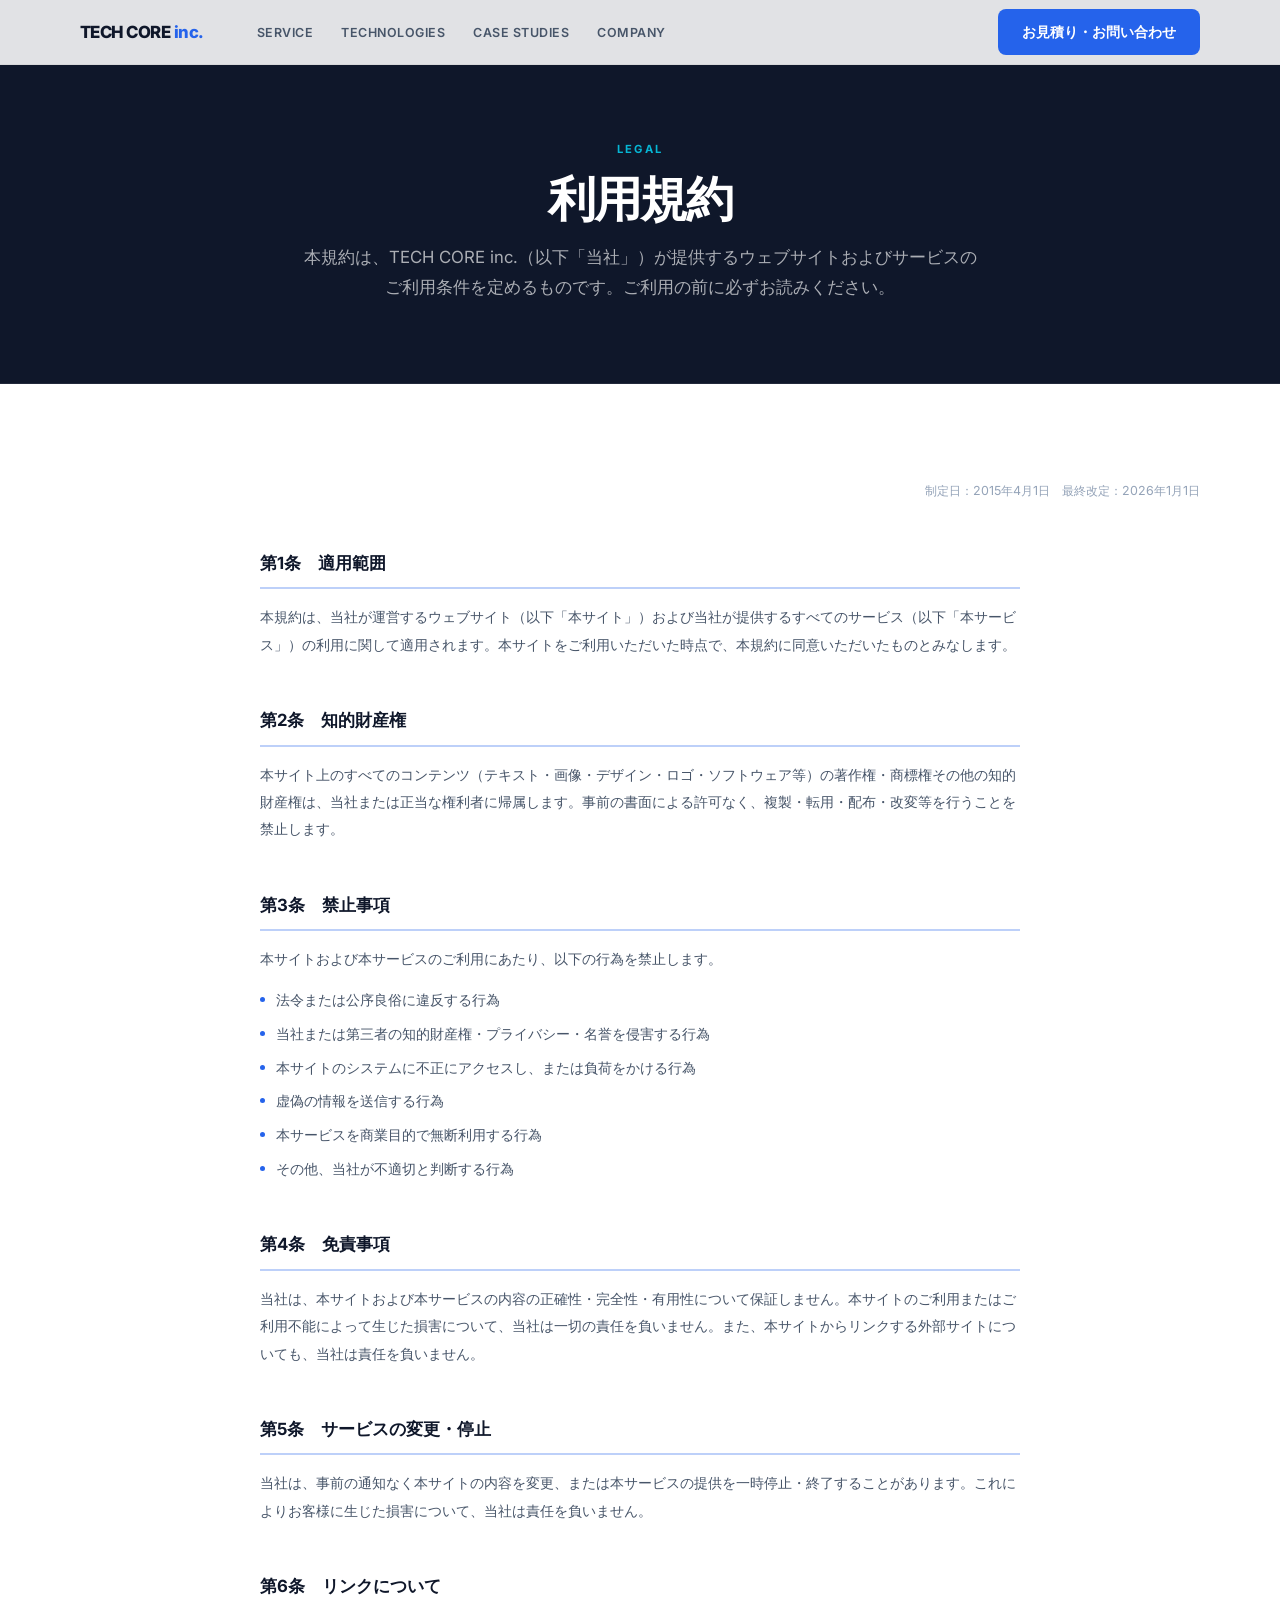
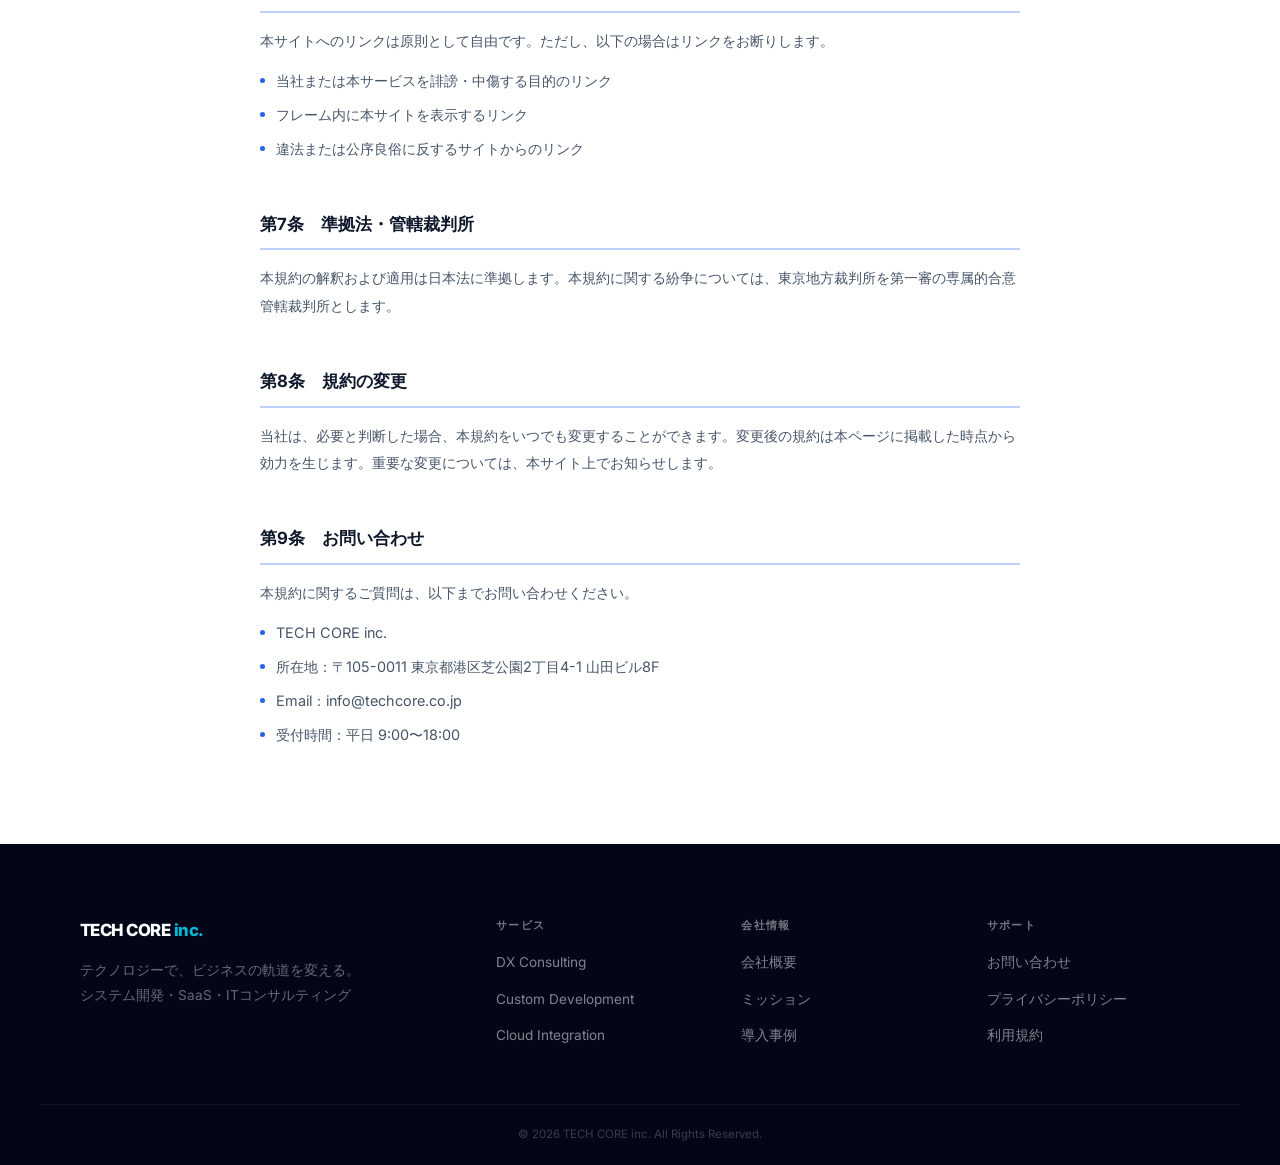
<file: terms.html>
<!DOCTYPE html>
<html lang="ja">
<head>
  <meta charset="UTF-8">
  <meta name="viewport" content="width=device-width, initial-scale=1.0">
  <title>利用規約 | TECH CORE inc.</title>
  <link rel="stylesheet" href="style.css">
  <link rel="preconnect" href="https://fonts.googleapis.com">
  <link href="https://fonts.googleapis.com/css2?family=Inter:wght@400;500;600;700;800&display=swap" rel="stylesheet">
  <style>
    .legal-section{background:var(--bg-card);padding:96px 0}
    .legal-body{max-width:760px;margin:0 auto;display:flex;flex-direction:column;gap:48px}
    .legal-block{display:flex;flex-direction:column;gap:14px}
    .legal-block h2{
      font-size:1.05rem;font-weight:700;color:var(--text-dark);
      padding-bottom:10px;border-bottom:2px solid rgba(37,99,235,.3);
      display:inline-block;
    }
    .legal-block p{font-size:.9rem;color:var(--text-sub);line-height:1.9}
    .legal-block ul{display:flex;flex-direction:column;gap:8px;padding-left:0;list-style:none}
    .legal-block ul li{
      font-size:.9rem;color:var(--text-sub);line-height:1.8;
      padding-left:16px;position:relative;
    }
    .legal-block ul li::before{
      content:"";position:absolute;left:0;top:10px;
      width:5px;height:5px;border-radius:50%;background:var(--primary);
    }
    .legal-date{font-size:.78rem;color:var(--text-muted);margin-bottom:48px;text-align:right}
  </style>
</head>
<body>

  <header class="site-header" id="site-header">
    <div class="header-inner">
      <a href="index.html" class="logo">TECH CORE <span>inc.</span></a>
      <nav class="global-nav" aria-label="グローバルナビゲーション">
        <ul>
          <li><a href="service.html">SERVICE</a></li>
          <li><a href="index.html#tech">TECHNOLOGIES</a></li>
          <li><a href="cases.html">CASE STUDIES</a></li>
          <li><a href="company.html">COMPANY</a></li>
        </ul>
      </nav>
      <a href="contact.html" class="btn btn-primary">お見積り・お問い合わせ</a>
      <button class="nav-toggle" aria-label="メニューを開く" aria-expanded="false">
        <span></span><span></span><span></span>
      </button>
    </div>
  </header>

  <main>

    <section class="page-hero" aria-label="利用規約">
      <div class="container">
        <span class="sec-label">LEGAL</span>
        <h1>利用規約</h1>
        <p>本規約は、TECH CORE inc.（以下「当社」）が提供するウェブサイトおよびサービスのご利用条件を定めるものです。ご利用の前に必ずお読みください。</p>
      </div>
    </section>

    <section class="legal-section">
      <div class="container">
        <p class="legal-date">制定日：2015年4月1日　最終改定：2026年1月1日</p>
        <div class="legal-body">

          <div class="legal-block">
            <h2>第1条　適用範囲</h2>
            <p>本規約は、当社が運営するウェブサイト（以下「本サイト」）および当社が提供するすべてのサービス（以下「本サービス」）の利用に関して適用されます。本サイトをご利用いただいた時点で、本規約に同意いただいたものとみなします。</p>
          </div>

          <div class="legal-block">
            <h2>第2条　知的財産権</h2>
            <p>本サイト上のすべてのコンテンツ（テキスト・画像・デザイン・ロゴ・ソフトウェア等）の著作権・商標権その他の知的財産権は、当社または正当な権利者に帰属します。事前の書面による許可なく、複製・転用・配布・改変等を行うことを禁止します。</p>
          </div>

          <div class="legal-block">
            <h2>第3条　禁止事項</h2>
            <p>本サイトおよび本サービスのご利用にあたり、以下の行為を禁止します。</p>
            <ul>
              <li>法令または公序良俗に違反する行為</li>
              <li>当社または第三者の知的財産権・プライバシー・名誉を侵害する行為</li>
              <li>本サイトのシステムに不正にアクセスし、または負荷をかける行為</li>
              <li>虚偽の情報を送信する行為</li>
              <li>本サービスを商業目的で無断利用する行為</li>
              <li>その他、当社が不適切と判断する行為</li>
            </ul>
          </div>

          <div class="legal-block">
            <h2>第4条　免責事項</h2>
            <p>当社は、本サイトおよび本サービスの内容の正確性・完全性・有用性について保証しません。本サイトのご利用またはご利用不能によって生じた損害について、当社は一切の責任を負いません。また、本サイトからリンクする外部サイトについても、当社は責任を負いません。</p>
          </div>

          <div class="legal-block">
            <h2>第5条　サービスの変更・停止</h2>
            <p>当社は、事前の通知なく本サイトの内容を変更、または本サービスの提供を一時停止・終了することがあります。これによりお客様に生じた損害について、当社は責任を負いません。</p>
          </div>

          <div class="legal-block">
            <h2>第6条　リンクについて</h2>
            <p>本サイトへのリンクは原則として自由です。ただし、以下の場合はリンクをお断りします。</p>
            <ul>
              <li>当社または本サービスを誹謗・中傷する目的のリンク</li>
              <li>フレーム内に本サイトを表示するリンク</li>
              <li>違法または公序良俗に反するサイトからのリンク</li>
            </ul>
          </div>

          <div class="legal-block">
            <h2>第7条　準拠法・管轄裁判所</h2>
            <p>本規約の解釈および適用は日本法に準拠します。本規約に関する紛争については、東京地方裁判所を第一審の専属的合意管轄裁判所とします。</p>
          </div>

          <div class="legal-block">
            <h2>第8条　規約の変更</h2>
            <p>当社は、必要と判断した場合、本規約をいつでも変更することができます。変更後の規約は本ページに掲載した時点から効力を生じます。重要な変更については、本サイト上でお知らせします。</p>
          </div>

          <div class="legal-block">
            <h2>第9条　お問い合わせ</h2>
            <p>本規約に関するご質問は、以下までお問い合わせください。</p>
            <ul>
              <li>TECH CORE inc.</li>
              <li>所在地：〒105-0011 東京都港区芝公園2丁目4-1 山田ビル8F</li>
              <li>Email：info@techcore.co.jp</li>
              <li>受付時間：平日 9:00〜18:00</li>
            </ul>
          </div>

        </div>
      </div>
    </section>

  </main>

  <footer class="site-footer">
    <div class="footer-inner">
      <div class="footer-brand">
        <a href="index.html" class="logo logo-light">TECH CORE <span>inc.</span></a>
        <p>テクノロジーで、ビジネスの軌道を変える。<br>システム開発・SaaS・ITコンサルティング</p>
      </div>
      <nav class="footer-nav" aria-label="フッターナビゲーション">
        <div class="footer-nav-col">
          <p class="footer-nav-title">サービス</p>
          <ul>
            <li><a href="service.html#dx">DX Consulting</a></li>
            <li><a href="service.html#dev">Custom Development</a></li>
            <li><a href="service.html#cloud">Cloud Integration</a></li>
          </ul>
        </div>
        <div class="footer-nav-col">
          <p class="footer-nav-title">会社情報</p>
          <ul>
            <li><a href="company.html">会社概要</a></li>
            <li><a href="company.html#mission">ミッション</a></li>
            <li><a href="cases.html">導入事例</a></li>
          </ul>
        </div>
        <div class="footer-nav-col">
          <p class="footer-nav-title">サポート</p>
          <ul>
            <li><a href="contact.html">お問い合わせ</a></li>
            <li><a href="privacy.html">プライバシーポリシー</a></li>
            <li><a href="terms.html" class="active">利用規約</a></li>
          </ul>
        </div>
      </nav>
    </div>
    <div class="footer-bottom">
      <p>&copy; 2026 TECH CORE inc. All Rights Reserved.</p>
    </div>
  </footer>

  <script>
    const toggle = document.querySelector('.nav-toggle');
    const nav = document.querySelector('.global-nav');
    toggle.addEventListener('click', () => {
      const open = toggle.getAttribute('aria-expanded') === 'true';
      toggle.setAttribute('aria-expanded', !open);
      nav.classList.toggle('open', !open);
    });
    window.addEventListener('scroll', () => {
      document.getElementById('site-header').classList.toggle('scrolled', scrollY > 20);
    });
  </script>
</body>
</html>
</file>
<file: style.css>
/* ============================================================
   TECH CORE inc. — Global Stylesheet
   ============================================================ */

/* 1. Design System
   ============================================================ */
:root {
  --bg-light:    #F8FAFC;
  --bg-card:     #FFFFFF;
  --text-dark:   #0F172A;
  --text-main:   #0F172A;
  --text-sub:    #475569;
  --text-muted:  #94A3B8;
  --primary:     #2563EB;
  --primary-dark:#1D4ED8;
  --accent:      #06B6D4;
  --bg-dark:     #020617;
  --bg-section:  #0F172A;
  --border:      rgba(0,0,0,0.06);
  --font-sans:   "Inter","Segoe UI","Hiragino Sans",sans-serif;
  --max-width:   1200px;
  --radius:      12px;
  --radius-sm:   8px;
  --shadow-sm:   0 1px 3px rgba(0,0,0,0.06),0 1px 2px rgba(0,0,0,0.04);
  --shadow-md:   0 4px 16px rgba(0,0,0,0.08),0 2px 6px rgba(0,0,0,0.04);
  --shadow-lg:   0 12px 40px rgba(0,0,0,0.12),0 4px 12px rgba(0,0,0,0.06);
  --ease:        cubic-bezier(0.4,0,0.2,1);
  --dur:         0.25s;
}

/* 2. Reset & Base
   ============================================================ */
*,*::before,*::after{box-sizing:border-box;margin:0;padding:0}
html{scroll-behavior:smooth;font-size:16px}
body{
  font-family:var(--font-sans);
  background:var(--bg-light);
  color:var(--text-dark);
  line-height:1.7;
  -webkit-font-smoothing:antialiased;
}
img{display:block;max-width:100%;height:auto}
a{text-decoration:none;color:inherit}
ul,ol{list-style:none}
button{font-family:inherit;cursor:pointer;border:none;background:none}

/* 3. Utilities
   ============================================================ */
.container{
  max-width:var(--max-width);
  margin:0 auto;
  padding:0 40px;
}
section{padding:96px 0}

/* Section heading */
.sec-label{
  display:block;
  font-size:.7rem;
  font-weight:700;
  letter-spacing:.18em;
  text-transform:uppercase;
  color:var(--primary);
  margin-bottom:10px;
}
.sec-title{
  font-size:clamp(1.7rem,3vw,2.4rem);
  font-weight:800;
  letter-spacing:-.03em;
  line-height:1.2;
  color:var(--text-dark);
  margin-bottom:16px;
}
.sec-desc{
  font-size:1rem;
  color:var(--text-sub);
  max-width:560px;
  line-height:1.8;
}
.sec-header{text-align:center;margin-bottom:64px}
.sec-header .sec-desc{margin:0 auto}
.sec-header .sec-title::after{
  content:'';
  display:block;
  width:48px;height:3px;
  background:linear-gradient(90deg,var(--primary),var(--accent));
  border-radius:99px;
  margin:18px auto 0;
}

/* Tags / Badges */
.badge{
  display:inline-block;
  font-size:.72rem;
  font-weight:600;
  color:var(--primary);
  background:rgba(37,99,235,.08);
  border:1px solid rgba(37,99,235,.15);
  padding:4px 12px;
  border-radius:99px;
  transition:background var(--dur) var(--ease),color var(--dur) var(--ease);
}
.badge:hover{background:var(--primary);color:#fff}

/* Industry tag */
.tag{
  display:inline-block;
  font-size:.68rem;
  font-weight:700;
  letter-spacing:.06em;
  padding:3px 10px;
  border-radius:4px;
  background:rgba(6,182,212,.12);
  color:var(--accent);
}

/* Divider */
.divider{
  width:48px;height:3px;
  background:linear-gradient(90deg,var(--primary),var(--accent));
  border-radius:99px;
  margin:20px 0;
}
.divider-center{margin:20px auto}

/* 4. Buttons
   ============================================================ */
.btn{
  display:inline-flex;align-items:center;gap:6px;
  font-size:.875rem;font-weight:600;
  padding:11px 24px;border-radius:var(--radius-sm);
  transition:background var(--dur) var(--ease),
             transform var(--dur) var(--ease),
             box-shadow var(--dur) var(--ease);
  white-space:nowrap;
}
.btn-primary{
  background:var(--primary);color:#fff;
}
.btn-primary:hover{
  background:var(--primary-dark);
  transform:translateY(-1px);
  box-shadow:0 6px 20px rgba(37,99,235,.3);
}
.btn-ghost{
  border:1.5px solid rgba(15,23,42,.15);
  color:var(--text-dark);
}
.btn-ghost:hover{
  border-color:var(--primary);
  color:var(--primary);
}
.btn-gradient{
  background:linear-gradient(135deg,var(--primary),var(--accent));
  color:#fff;
  font-size:1rem;
  font-weight:700;
  padding:14px 40px;
  border-radius:var(--radius-sm);
  box-shadow:0 4px 20px rgba(37,99,235,.35);
}
.btn-gradient:hover{
  opacity:.92;
  transform:translateY(-2px);
  box-shadow:0 8px 30px rgba(37,99,235,.45);
}
.btn-outline-light{
  border:1.5px solid rgba(255,255,255,1);
  color:rgba(255,255,255,1);
  padding:11px 28px;
}
.btn-outline-light:hover{
  border-color:#fff;
  color:#fff;
  background:rgba(255,255,255,.08);
}

/* Card link */
.card-link{
  display:inline-flex;align-items:center;gap:4px;
  font-size:.875rem;font-weight:600;
  color:var(--primary);
  transition:gap var(--dur) var(--ease);
}
.card-link:hover{gap:8px}

/* Result value */
.result-val{
  font-size:.8rem;font-weight:700;
  padding:2px 9px;border-radius:4px;
}
.result-val.pos{color:#16a34a;background:#dcfce7}
.result-val.neg{color:#dc2626;background:#fee2e2}

/* ============================================================
   5. SHARED HEADER
   ============================================================ */
.site-header{
  position:fixed;top:0;left:0;right:0;z-index:200;
  background:rgba(255,255,255,.88);
  backdrop-filter:blur(14px);
  -webkit-backdrop-filter:blur(14px);
  border-bottom:1px solid rgba(0,0,0,.05);
  transition:box-shadow var(--dur) var(--ease);
}
.site-header.scrolled{box-shadow:var(--shadow-sm)}
.header-inner{
  max-width:var(--max-width);
  margin:0 auto;
  padding:0 40px;
  height:64px;
  display:flex;align-items:center;gap:40px;
}
.logo{
  font-size:1.05rem;font-weight:800;
  letter-spacing:-.03em;color:var(--text-dark);
  flex-shrink:0;
}
.logo span{color:var(--primary)}
.logo-light{color:#fff}
.logo-light span{color:var(--accent)}

.global-nav{margin-right:auto}
.global-nav ul{display:flex;align-items:center;gap:2px}
.global-nav a{
  font-size:.78rem;font-weight:600;
  letter-spacing:.04em;
  color:var(--text-sub);
  padding:6px 13px;border-radius:6px;
  position:relative;
  transition:color var(--dur) var(--ease);
}
.global-nav a::after{
  content:'';
  position:absolute;
  left:13px;right:13px;bottom:0;
  height:2px;
  border-radius:2px;
  background:currentColor;
  transform:scaleX(0);
  transform-origin:left center;
  transition:transform .25s cubic-bezier(.22,.97,.46,1);
}
.global-nav a:hover{color:var(--primary)}
.global-nav a:hover::after{transform:scaleX(1)}
.global-nav a.active{color:var(--primary)}
.global-nav a.active::after{transform:scaleX(1)}

.nav-toggle{
  display:none;
  flex-direction:column;justify-content:center;gap:5px;
  width:36px;height:36px;padding:6px;margin-left:auto;
}
.nav-toggle span{
  display:block;height:2px;width:100%;
  background:var(--text-dark);border-radius:2px;
  transition:transform var(--dur) var(--ease),
             opacity var(--dur) var(--ease);
}
.nav-toggle[aria-expanded="true"] span:nth-child(1){transform:translateY(7px) rotate(45deg)}
.nav-toggle[aria-expanded="true"] span:nth-child(2){opacity:0}
.nav-toggle[aria-expanded="true"] span:nth-child(3){transform:translateY(-7px) rotate(-45deg)}

/* ============================================================
   6. SHARED FOOTER
   ============================================================ */
.site-footer{background:var(--bg-dark);padding-top:72px}
.footer-inner{
  max-width:var(--max-width);
  margin:0 auto;
  padding:0 40px 56px;
  display:grid;
  grid-template-columns:1fr 2fr;
  gap:64px;
}
.footer-brand{display:flex;flex-direction:column;gap:14px}
.footer-brand p{font-size:.85rem;color:rgba(255,255,255,.4);line-height:1.8}
.footer-nav{display:grid;grid-template-columns:repeat(3,1fr);gap:32px}
.footer-nav-title{
  font-size:.68rem;font-weight:700;letter-spacing:.12em;
  text-transform:uppercase;
  color:rgba(255,255,255,.45);
  margin-bottom:14px;
}
.footer-nav-col ul{display:flex;flex-direction:column;gap:9px}
.footer-nav-col a{
  font-size:.85rem;color:rgba(255,255,255,.5);
  transition:color var(--dur) var(--ease);
}
.footer-nav-col a:hover{color:#fff}
.footer-bottom{
  border-top:1px solid rgba(255,255,255,.06);
  padding:20px 40px;
  max-width:var(--max-width);
  margin:0 auto;
}
.footer-bottom p{font-size:.72rem;color:rgba(255,255,255,.22);text-align:center}

/* ============================================================
   7. SHARED CTA SECTION
   ============================================================ */
.cta-section{
  background:var(--bg-section);
  padding:96px 0;
  text-align:center;
}
.cta-section .container{
  display:flex;flex-direction:column;
  align-items:center;gap:20px;
}
.cta-eyebrow{
  font-size:.7rem;font-weight:700;letter-spacing:.18em;
  text-transform:uppercase;color:var(--accent);
}
.cta-section h2{
  font-size:clamp(1.5rem,3vw,2.1rem);
  font-weight:800;color:#fff;
  letter-spacing:-.03em;line-height:1.35;
}
.cta-section p.cta-sub{font-size:.95rem;color:rgba(255,255,255,.5)}

/* ============================================================
   8. PAGE HERO (inner pages)
   ============================================================ */
.page-hero{
  padding:140px 0 80px;
  background:var(--bg-section);
  border-bottom:1px solid rgba(255,255,255,.08);
}
.page-hero .container{max-width:760px;text-align:center}
.page-hero .sec-label{margin-bottom:12px;color:var(--accent)}
.page-hero h1{
  font-size:clamp(2rem,4.5vw,3rem);
  font-weight:800;letter-spacing:-.04em;
  line-height:1.15;
  color:#fff;
  margin-bottom:16px;
}
.page-hero p{font-size:1.05rem;color:rgba(255,255,255,.65);line-height:1.8}

/* ============================================================
   9. INDEX — HERO
   ============================================================ */
.hero{
  min-height:80vh;
  display:flex;align-items:center;
  background:var(--bg-light);
  padding-top:64px;
  overflow:hidden;
  position:relative;
}

/* Background image variant */
.hero-bg{
  background: linear-gradient(135deg, #020617 0%, #0f2a5e 50%, #0c1a3a 100%);
}
.hero-bg-img{
  position:absolute;inset:0;
  background-image: url('テクノジー.jpg');
  background-size:cover;
  background-position:center;
  background-repeat:no-repeat;
  opacity:0;
  filter:blur(16px);
  transform:scale(1.04);
  transition: opacity 1.6s ease, filter 1.6s ease, transform 1.6s ease;
}
.hero-bg-img.is-visible{
  opacity:1;
  filter:blur(0);
  transform:scale(1);
}
.hero-overlay{
  position:absolute;inset:0;
  background:linear-gradient(
    to right,
    rgba(2,6,23,.75) 0%,
    rgba(2,6,23,.55) 40%,
    rgba(2,6,23,.10) 65%,
    rgba(2,6,23,0) 100%
  );
  z-index:0;
}

.hero-inner{
  max-width:var(--max-width);
  margin:0 auto;
  padding:72px 40px;
  display:grid;
  grid-template-columns:1fr 1fr;
  gap:64px;align-items:center;
  width:100%;
  position:relative;z-index:1;
}
.hero-inner-center{
  grid-template-columns:1fr;
  max-width:860px;
}

.hero-eyebrow{
  font-size:.7rem;font-weight:700;
  letter-spacing:.16em;text-transform:uppercase;
  color:var(--accent);margin-bottom:14px;
}
.hero-text h1{
  font-size:clamp(2rem,4.5vw,3.2rem);
  font-weight:800;line-height:1.15;
  letter-spacing:-.04em;
  color:var(--text-dark);margin-bottom:8px;
}
/* Light text on dark hero bg */
.hero-text-light h1{ color:#fff }
.hero-text-light .hero-sub{ color:var(--accent) }
.hero-text-light .hero-desc{ color:rgba(255,255,255,1) }

.hero-sub{
  font-size:clamp(1.1rem,2vw,1.4rem);
  font-weight:500;color:var(--primary);
  margin-bottom:18px;letter-spacing:.01em;
}
.hero-desc{
  font-size:1rem;color:var(--text-sub);
  line-height:1.8;margin-bottom:36px;
}
.hero-actions{display:flex;align-items:center;gap:14px;flex-wrap:wrap}

/* Hero animations */
@keyframes splitReveal{
  from{transform:translateY(110%)}
  to{transform:translateY(0)}
}
.hero-anim{
  overflow:hidden;
}
.hero-anim .split-line{
  display:inline-block;
  transform:translateY(110%);
}
.hero-anim .split-line.is-visible{
  animation:splitReveal 1s cubic-bezier(.22,.97,.46,1) forwards;
}
.hero-actions.hero-anim{
  overflow:visible;
}
.hero-actions.hero-anim .btn{
  transform:translateY(28px);
  opacity:0;
}
.hero-actions.hero-anim .btn.is-visible{
  animation:heroFadeUp 1s cubic-bezier(.22,.97,.46,1) forwards;
}
@keyframes heroFadeUp{
  from{opacity:0;transform:translateY(30px)}
  to{opacity:1;transform:translateY(0)}
}
.hero-typewriter h1,
.hero-typewriter{
  min-height:1.3em;
}
.typewriter-cursor{
  display:inline-block;
  color:#fff;
  font-weight:300;
  animation:cursorBlink .75s step-end infinite;
  margin-left:2px;
}
@keyframes cursorBlink{
  0%,100%{opacity:1} 50%{opacity:0}
}

/* Dashboard Mock */
.hero-visual{display:flex;justify-content:center}
.dashboard-mock{
  background:#fff;border-radius:16px;
  box-shadow:var(--shadow-lg);
  overflow:hidden;width:100%;max-width:440px;
  border:1px solid rgba(0,0,0,.05);
}
.dash-header{
  background:#1e293b;padding:12px 16px;
  display:flex;align-items:center;gap:6px;
}
.dot{width:10px;height:10px;border-radius:50%}
.dot.r{background:#FF5F57}
.dot.y{background:#FEBC2E}
.dot.g{background:#28C840}
.dash-title{
  font-size:.68rem;color:rgba(255,255,255,.45);
  margin-left:8px;font-weight:500;letter-spacing:.06em;
}
.dash-body{padding:20px;display:flex;flex-direction:column;gap:14px}
.dash-metric{display:flex;flex-direction:column;gap:4px}
.m-label{font-size:.68rem;color:var(--text-sub);font-weight:500}
.m-value{font-size:1.1rem;font-weight:700;color:var(--text-dark)}
.m-bar{height:5px;background:#f1f5f9;border-radius:99px;overflow:hidden}
.m-fill{height:100%;border-radius:99px}
.m-fill.blue{background:var(--primary)}
.m-fill.cyan{background:var(--accent)}
.m-fill.green{background:#22c55e}
.dash-chart{display:flex;flex-direction:column;gap:6px}
.chart-bars{display:flex;align-items:flex-end;gap:5px;height:54px}
.bar{flex:1;background:#e2e8f0;border-radius:4px 4px 0 0}
.bar.active{background:linear-gradient(180deg,var(--accent),var(--primary))}
.chart-lbl{font-size:.62rem;color:var(--text-sub);text-align:center}
.dash-nodes{position:relative;height:72px}
.node-svg{position:absolute;inset:0;width:100%;height:100%}
.nd{
  position:absolute;width:11px;height:11px;
  border-radius:50%;background:var(--primary);
  box-shadow:0 0 0 3px rgba(37,99,235,.2);
}
.nd.c{background:var(--accent);box-shadow:0 0 0 3px rgba(6,182,212,.2)}

/* ============================================================
   10. INDEX — NEWS
   ============================================================ */
.news-section{background:var(--bg-card);padding:80px 0}
.news-grid{
  display:grid;
  grid-template-columns:repeat(3,1fr);
  gap:20px;
  margin-bottom:40px;
}
.news-card{
  padding:24px;
  border:1px solid var(--border);
  border-radius:var(--radius);
  background:var(--bg-light);
  display:flex;flex-direction:column;gap:10px;
  transition:box-shadow var(--dur) var(--ease),
             transform var(--dur) var(--ease);
}
.news-card:hover{transform:translateY(-4px);box-shadow:var(--shadow-md)}
.news-date{font-size:.7rem;font-weight:600;color:var(--text-muted)}
.news-cat{
  font-size:.65rem;font-weight:700;letter-spacing:.06em;
  text-transform:uppercase;color:var(--primary);
}
.news-card h3{
  font-size:.95rem;font-weight:700;line-height:1.5;
  color:var(--text-dark);
}
.news-card p{font-size:.85rem;color:var(--text-sub);line-height:1.65;flex:1}
.news-footer{text-align:right}

/* ============================================================
   11. INDEX — SERVICE OVERVIEW
   ============================================================ */
.service-overview{background:var(--bg-light);padding:96px 0}
.service-overview .sec-title{ color:var(--text-dark) }
.service-overview .sec-desc{ color:var(--text-sub) }
.service-overview .sec-label{ color:var(--primary) }
.service-ov-grid{
  display:grid;grid-template-columns:repeat(3,1fr);gap:24px;
}
.svc-img{
  margin:-36px -28px 0;
  border-radius:var(--radius) var(--radius) 0 0;
  overflow:hidden;
  aspect-ratio:16/9;
}
.svc-img img{
  width:100%;height:100%;
  object-fit:cover;
  display:block;
}
.service-ov-card{
  background:var(--bg-card);
  border-radius:var(--radius);
  padding:36px 28px;
  border:1px solid var(--border);
  display:flex;flex-direction:column;gap:14px;
  transition:transform var(--dur) var(--ease),
             box-shadow var(--dur) var(--ease);
}
.service-ov-card:hover{
  transform:translateY(-6px);
  box-shadow:var(--shadow-lg);
}
.svc-icon{
  width:44px;height:44px;
  background:rgba(37,99,235,.08);
  border-radius:var(--radius-sm);
  display:flex;align-items:center;justify-content:center;
  color:var(--primary);
  flex-shrink:0;
}
.svc-icon svg{width:22px;height:22px}
.svc-en-label{
  font-size:.68rem;font-weight:700;letter-spacing:.1em;text-transform:uppercase;
  color:var(--primary);
}
.service-ov-card h3{
  font-size:.93rem;font-weight:700;
  color:var(--text-dark);
  line-height:1.5;
}
.service-ov-card p{
  font-size:.875rem;color:var(--text-sub);
  line-height:1.75;flex:1;
}

/* ============================================================
   12. INDEX — TECHNOLOGIES
   ============================================================ */
.tech-overview{background:var(--bg-card);padding:96px 0;scroll-margin-top:64px}
.tech-ov-grid{
  display:grid;grid-template-columns:1fr 1fr;
  gap:72px;align-items:center;
}
.tech-ov-text h2{margin-bottom:8px}
.strength-list{
  display:flex;flex-direction:column;gap:22px;
  margin-top:32px;
}
.strength-item{display:flex;gap:16px;align-items:flex-start}
.s-icon{
  flex-shrink:0;width:36px;height:36px;
  background:rgba(37,99,235,.08);
  border-radius:var(--radius-sm);
  display:flex;align-items:center;justify-content:center;
  color:var(--primary);
}
.s-icon svg{width:17px;height:17px}
.strength-item strong{display:block;font-size:.9rem;font-weight:800;margin-bottom:3px}
.strength-item p{font-size:.83rem;color:var(--text-sub);line-height:1.65}
.badge-wrap{display:flex;flex-wrap:wrap;gap:8px;margin-top:8px}
.tech-nums{
  display:flex;gap:28px;
  padding-top:24px;
  border-top:1px solid var(--border);
  margin-top:28px;
}
.t-num strong{
  display:block;
  font-size:1.9rem;font-weight:800;
  letter-spacing:-.04em;color:var(--text-dark);
  line-height:1;
}
.t-num strong em{font-style:normal;font-size:1.1rem;color:var(--primary)}
.t-num > span{font-size:.72rem;color:var(--text-sub);font-weight:500}

/* Tech section — center layout overrides */
.strength-list-center{
  display:grid;
  grid-template-columns:repeat(3,1fr);
  gap:24px;
  margin-bottom:40px;
}
.strength-list-center .strength-item{
  flex-direction:column;
  align-items:center;
  text-align:center;
  background:var(--bg-light);
  border:1px solid var(--border);
  border-radius:var(--radius);
  padding:0 0 28px;
  gap:12px;
  overflow:hidden;
  transition:transform var(--dur) var(--ease),
             box-shadow var(--dur) var(--ease);
  cursor:default;
}
.strength-list-center .strength-item:hover{
  transform:translateY(-6px);
  box-shadow:var(--shadow-lg);
}
.strength-img{
  width:100%;
  aspect-ratio:16/9;
  overflow:hidden;
  flex-shrink:0;
}
.strength-img img{
  width:100%;height:100%;
  object-fit:cover;
  display:block;
}
.strength-list-center .strength-item .s-icon,
.strength-list-center .strength-item > div:last-child{
  padding:0 24px;
}
.strength-list-center .strength-item > div:last-child{
  width:100%;
}
.tech-nums-center{
  justify-content:center;
  gap:72px;
  padding:48px 0;
  border-top:1px solid var(--border);
  border-bottom:1px solid var(--border);
  margin-bottom:48px;
}
.tech-nums-center .t-num{ align-items:center }
.tech-nums-center .t-num strong{
  font-size:3.6rem;
  letter-spacing:-.05em;
}
.tech-nums-center .t-num strong em{
  font-size:2rem;
}
.tech-nums-center .t-num > span{
  font-size:.85rem;
  margin-top:4px;
}
.tech-stack-bottom{ text-align:center }
.stack-label{
  font-size:.7rem;font-weight:700;
  letter-spacing:.12em;text-transform:uppercase;
  color:var(--text-sub);margin-bottom:16px;
}
.badge-wrap-center{ justify-content:center }
.badge-rows{ display:flex;flex-direction:column;gap:10px }
.badge-row{ display:flex;justify-content:center;gap:10px }

/* ============================================================
   13. INDEX — CASES OVERVIEW
   ============================================================ */
.cases-overview{background:var(--bg-light);padding:96px 0}
.cases-overview .sec-title{ color:var(--text-dark) }
.cases-overview .sec-desc{ color:var(--text-sub) }
.cases-overview .sec-label{ color:var(--primary) }
.cases-ov-grid{
  display:grid;grid-template-columns:1fr 1fr;gap:24px;
}
.case-ov-card{
  background:var(--bg-card);
  border-radius:var(--radius);
  overflow:hidden;
  border:1px solid var(--border);
  transition:transform var(--dur) var(--ease),
             box-shadow var(--dur) var(--ease);
}
.case-ov-card:hover{transform:translateY(-4px);box-shadow:var(--shadow-lg)}
.case-thumb{
  aspect-ratio:16/9;overflow:hidden;position:relative;
}
.case-thumb-inner{
  width:100%;height:100%;
  transition:transform .4s var(--ease);
  position:relative;
}
.case-thumb-inner img{
  position:absolute;inset:0;
  width:100%;height:100%;
  object-fit:cover;
  z-index:0;
}
.case-thumb-inner::after{
  content:'';
  position:absolute;inset:0;
  background:linear-gradient(to bottom right,rgba(0,0,0,.5) 0%,rgba(0,0,0,.1) 60%,transparent 100%);
  z-index:0;
  pointer-events:none;
}
.case-thumb-inner .case-tag-wrap{z-index:1}
.case-ov-card:hover .case-thumb-inner{transform:scale(1.04)}
.case-tag-wrap{
  position:absolute;top:16px;left:16px;
}
.case-thumb-tag{
  font-size:.65rem;font-weight:700;letter-spacing:.08em;
  color:rgba(255,255,255,.9);
  background:rgba(255,255,255,.15);
  backdrop-filter:blur(8px);
  padding:4px 12px;border-radius:99px;
  border:1px solid rgba(255,255,255,.2);
}
.case-ov-body{padding:24px 28px 20px;display:flex;flex-direction:column;gap:8px}
.case-ov-company{font-size:.72rem;font-weight:600;color:var(--primary);letter-spacing:.04em}
.case-ov-body h3{font-size:1rem;font-weight:700;color:var(--text-dark)}
.case-ov-body p{font-size:.85rem;color:var(--text-sub);line-height:1.7}
.case-results-mini{
  display:flex;gap:8px;flex-wrap:wrap;margin-top:4px;
}

/* ============================================================
   14. SERVICE PAGE
   ============================================================ */
.service-detail{background:var(--bg-card);padding:96px 0}
.service-detail-block{
  display:grid;grid-template-columns:1fr 1fr;
  gap:72px;align-items:center;
  padding:56px 0;
  border-bottom:1px solid var(--border);
}
.service-detail-block:last-child{border-bottom:none}
.service-detail-block.reverse .sd-visual{order:-1}
.sd-text .sec-label{margin-bottom:10px}
.sd-text h2{
  font-size:clamp(1.5rem,2.5vw,2rem);
  font-weight:800;letter-spacing:-.03em;
  margin-bottom:16px;color:var(--text-dark);
}
.sd-text p{
  font-size:.95rem;color:var(--text-sub);
  line-height:1.85;margin-bottom:20px;
}
.sd-text ul{display:flex;flex-direction:column;gap:10px}
.sd-text li{
  display:flex;align-items:flex-start;gap:10px;
  font-size:.9rem;color:var(--text-sub);line-height:1.65;
}
.sd-text li::before{
  content:"";flex-shrink:0;
  width:6px;height:6px;
  border-radius:50%;background:var(--primary);
  margin-top:8px;
}
.sd-visual{
  border-radius:var(--radius);
  overflow:hidden;aspect-ratio:4/3;
  background:linear-gradient(135deg,rgba(37,99,235,.08),rgba(6,182,212,.08));
  border:1px solid var(--border);
  display:flex;align-items:center;justify-content:center;
}
.sd-visual img{
  width:100%;height:100%;
  object-fit:cover;
}
.sd-visual-placeholder{
  display:flex;flex-direction:column;align-items:center;
  gap:10px;color:var(--text-muted);
}
.sd-visual-placeholder svg{opacity:.4}
.sd-visual-placeholder span{font-size:.75rem;font-weight:600;letter-spacing:.06em;opacity:.5}
.tech-stack-grid{
  display:flex;flex-wrap:wrap;gap:8px;
  margin-top:20px;
}

/* Process steps */
.process-section{background:var(--bg-light);padding:96px 0}
.process-steps{
  display:grid;grid-template-columns:repeat(4,1fr);
  gap:0;margin-top:20px;position:relative;
}
.process-steps::before{
  content:"";
  position:absolute;top:28px;left:calc(12.5% + 0px);
  right:calc(12.5% + 0px);
  height:2px;
  background:linear-gradient(90deg,var(--primary),var(--accent));
  z-index:0;
}
.process-step{
  display:flex;flex-direction:column;
  align-items:center;text-align:center;
  padding:0 16px;position:relative;z-index:1;
}
.step-num{
  width:56px;height:56px;
  border-radius:50%;
  background:linear-gradient(135deg,var(--primary),var(--accent));
  color:#fff;font-size:1.1rem;font-weight:800;
  display:flex;align-items:center;justify-content:center;
  margin-bottom:16px;
  box-shadow:0 4px 16px rgba(37,99,235,.35);
}
.process-step h3{
  font-size:.95rem;font-weight:700;
  margin-bottom:8px;color:var(--text-dark);
}
.process-step p{font-size:.82rem;color:var(--text-sub);line-height:1.65}

/* ============================================================
   15. CASES PAGE
   ============================================================ */
.cases-list{background:var(--bg-card);padding:96px 0}
.cases-grid-full{
  display:grid;
  grid-template-columns:repeat(2,1fr);
  gap:28px;
}
.case-card-full{
  background:var(--bg-light);
  border-radius:var(--radius);
  overflow:hidden;
  border:1px solid var(--border);
  transition:transform var(--dur) var(--ease),
             box-shadow var(--dur) var(--ease);
}
.case-card-full:hover{
  transform:translateY(-5px);
  box-shadow:var(--shadow-lg);
}
.case-img-wrap{
  aspect-ratio:16/9;overflow:hidden;position:relative;
}
.case-img-inner{
  width:100%;height:100%;
  display:flex;align-items:flex-start;padding:20px;
  transition:transform .5s var(--ease);
  position:relative;
}
.case-img-inner img{
  position:absolute;inset:0;
  width:100%;height:100%;
  object-fit:cover;
  z-index:0;
}
.case-img-inner::after{
  content:'';
  position:absolute;inset:0;
  background:linear-gradient(to bottom right, rgba(0,0,0,.55) 0%, rgba(0,0,0,.15) 60%, transparent 100%);
  z-index:0;
  pointer-events:none;
}
.case-img-inner .case-tag-badge{
  position:relative;z-index:1;
}
.case-card-full:hover .case-img-inner{transform:scale(1.04)}
.ci-1{background:linear-gradient(135deg,#0a1628,#1e40af 60%,#0891b2)}
.ci-2{background:linear-gradient(135deg,#0f2027,#1e3a5f 60%,#2563EB)}
.ci-3{background:linear-gradient(135deg,#0d1117,#1f2937 60%,#374151)}
.ci-4{background:linear-gradient(135deg,#0c0f2e,#1e3a8a 60%,#6366f1)}
.case-tag-badge{
  font-size:.65rem;font-weight:700;
  letter-spacing:.08em;
  color:rgba(255,255,255,.9);
  background:rgba(255,255,255,.14);
  backdrop-filter:blur(6px);
  padding:4px 12px;border-radius:99px;
  border:1px solid rgba(255,255,255,.2);
  align-self:flex-start;
}
.case-body-full{padding:28px 28px 24px}
.case-company-name{font-size:.72rem;font-weight:600;color:var(--primary);letter-spacing:.04em;margin-bottom:6px}
.case-body-full h3{
  font-size:1.1rem;font-weight:700;
  color:var(--text-dark);margin-bottom:10px;
}
.case-body-full p{font-size:.875rem;color:var(--text-sub);line-height:1.75;margin-bottom:16px}
.before-after{
  display:grid;grid-template-columns:1fr 1fr;
  gap:12px;margin-bottom:16px;
}
.ba-box{
  padding:12px 14px;border-radius:var(--radius-sm);
  display:flex;flex-direction:column;gap:4px;
}
.ba-box.before{
  background:rgba(239,68,68,.05);
  border:1px solid rgba(239,68,68,.12);
}
.ba-box.after{
  background:rgba(34,197,94,.05);
  border:1px solid rgba(34,197,94,.12);
}
.ba-label{
  font-size:.62rem;font-weight:700;letter-spacing:.1em;
  text-transform:uppercase;
}
.ba-box.before .ba-label{color:#dc2626}
.ba-box.after .ba-label{color:#16a34a}
.ba-box p{font-size:.82rem;color:var(--text-sub);line-height:1.55}
.kpi-row{display:flex;gap:8px;flex-wrap:wrap;margin-bottom:12px}
.kpi-chip{
  font-size:.75rem;font-weight:700;
  padding:3px 10px;border-radius:4px;
  color:#16a34a;background:#dcfce7;
}

/* ============================================================
   16. COMPANY PAGE
   ============================================================ */
.mission-section{background:var(--bg-card);padding:96px 0}
.mission-layout{
  display:grid;grid-template-columns:1fr 1fr;
  gap:72px;align-items:center;
}
.mission-text h2{
  font-size:clamp(1.6rem,3vw,2.3rem);
  font-weight:800;letter-spacing:-.04em;
  line-height:1.2;margin-bottom:16px;
  color:var(--text-dark);
}
.mission-text .sec-label,
.mission-text h2,
.mission-text .divider{
  text-align:center;
  margin-left:auto;
  margin-right:auto;
}
.mission-values{
  display:flex;flex-direction:column;gap:16px;
  margin-top:32px;
}
.value-item{
  padding:16px 20px;
  background:var(--bg-light);
  border-radius:var(--radius-sm);
  border-left:3px solid var(--primary);
  display:flex;flex-direction:column;gap:4px;
}
.value-item strong{font-size:.9rem;font-weight:700;color:var(--text-dark)}
.value-item p{font-size:.82rem;color:var(--text-sub);line-height:1.6}
.ceo-card{
  background:var(--bg-light);
  border-radius:var(--radius);
  padding:36px;
  border:1px solid var(--border);
}
.ceo-col{
  display:flex;flex-direction:column;gap:12px;
}
.ceo-message-layout{
  display:grid;
  grid-template-columns:1fr 1.2fr;
  gap:48px;
  align-items:center;
}
.ceo-message-text{
  display:flex;flex-direction:column;gap:20px;
}
.ceo-message-heading{
  font-size:1.8rem;font-weight:800;color:var(--text-dark);
}
.ceo-message-name{
  font-size:2rem;font-weight:800;color:var(--text-dark);
}
.ceo-message-name span{
  font-size:1rem;font-weight:500;color:var(--text-sub);margin-left:12px;
}
.ceo-message-quote{
  font-size:.95rem;color:var(--text-sub);
  line-height:2;
  border-left:3px solid var(--accent);
  padding-left:20px;
  font-style:italic;
}
.ceo-message-body{
  display:flex;flex-direction:column;gap:16px;
}
.ceo-message-body p{
  font-size:.9rem;color:var(--text-sub);line-height:1.9;
}
.ceo-message-photo{
  border-radius:var(--radius);
  overflow:hidden;
  aspect-ratio:3/4;
}
.ceo-message-photo img{
  width:100%;height:100%;
  object-fit:cover;
  object-position:top center;
  display:block;
}
@media(max-width:768px){
  .ceo-message-layout{grid-template-columns:1fr;gap:32px;}
}
.ceo-card-photo{
  padding:0;
  overflow:hidden;
  aspect-ratio:3/4;
}
.ceo-card-photo img{
  width:100%;height:100%;
  object-fit:cover;
  object-position:top center;
  display:block;
}
.ceo-avatar{
  width:80px;height:80px;border-radius:50%;overflow:hidden;
  margin-bottom:16px;background:var(--border);
}
.ceo-avatar img{width:100%;height:100%;object-fit:cover}
.ceo-avatar-wide{
  width:100%;height:auto;
  border-radius:var(--radius);
  aspect-ratio:4/3;
}
.ceo-name{font-size:1.05rem;font-weight:700;margin-bottom:2px}
.ceo-title{font-size:.78rem;color:var(--text-sub);margin-bottom:16px}
.ceo-quote{
  font-size:.9rem;color:var(--text-sub);
  line-height:1.85;
  border-left:3px solid var(--accent);
  padding-left:16px;
  font-style:italic;
}

/* Profile table */
.profile-section{background:var(--bg-light);padding:96px 0}
.profile-table{width:100%;border-collapse:collapse}
.profile-table th,
.profile-table td{
  padding:16px 20px;
  border-bottom:1px solid var(--border);
  font-size:.9rem;
  vertical-align:top;
  text-align:left;
}
.profile-table th{
  width:160px;
  font-weight:600;color:var(--text-sub);
  background:var(--bg-light);
  white-space:nowrap;
}
.profile-table td{
  background:var(--bg-card);
  color:var(--text-dark);
  line-height:1.7;
}
.profile-table tr:first-child th,
.profile-table tr:first-child td{border-top:1px solid var(--border)}

/* Access / Map */
.access-section{background:var(--bg-card);padding:96px 0}
.map-placeholder{
  width:100%;height:360px;
  background:linear-gradient(135deg,rgba(37,99,235,.05),rgba(6,182,212,.05));
  border:1px solid var(--border);
  border-radius:var(--radius);
  display:flex;flex-direction:column;
  align-items:center;justify-content:center;
  gap:12px;color:var(--text-muted);
  margin-top:32px;
}
.map-placeholder svg{opacity:.35;width:48px;height:48px}
.map-placeholder p{font-size:.85rem;font-weight:500}
.access-info{
  display:grid;grid-template-columns:1fr 1fr;
  gap:24px;margin-top:32px;
}
.access-box{
  background:var(--bg-light);
  border-radius:var(--radius-sm);
  padding:20px 24px;
  border:1px solid var(--border);
}
.access-box h4{font-size:.85rem;font-weight:700;margin-bottom:6px}
.access-box p{font-size:.83rem;color:var(--text-sub);line-height:1.7}

/* ============================================================
   17. RESPONSIVE — 768px
   ============================================================ */
@media(max-width:768px){

  section{padding:64px 0}

  .container{padding:0 20px}

  /* Header */
  .header-inner{padding:0 20px;gap:0}
  .global-nav{
    display:none;
    position:absolute;top:64px;left:0;right:0;
    background:rgba(255,255,255,.97);
    backdrop-filter:blur(14px);
    border-bottom:1px solid rgba(0,0,0,.06);
    padding:10px 20px 16px;
    margin-right:0;
  }
  .global-nav.open{display:block}
  .global-nav ul{flex-direction:column;gap:2px}
  .global-nav a{display:block;padding:10px 12px;font-size:.9rem}
  .header-inner>.btn{display:none}
  .nav-toggle{display:flex}

  /* Footer */
  .footer-inner{grid-template-columns:1fr;gap:36px;padding-bottom:36px}
  .footer-nav{grid-template-columns:repeat(2,1fr);gap:20px}
  .footer-bottom{padding:18px 20px}

  /* Hero */
  .hero{min-height:auto}
  .hero-inner{
    grid-template-columns:1fr;gap:36px;
    padding:52px 20px 64px;text-align:center;
  }
  .hero-actions{justify-content:center}
  .hero-visual{order:-1}
  .dashboard-mock{max-width:320px}

  /* News */
  .news-section{padding:64px 0}
  .news-grid{grid-template-columns:1fr;gap:14px}

  /* Service Overview */
  .service-ov-grid{grid-template-columns:1fr;gap:16px}

  /* Tech Overview */
  .tech-ov-grid{grid-template-columns:1fr;gap:48px}

  /* Cases Overview */
  .cases-ov-grid{grid-template-columns:1fr;gap:16px}

  /* Service detail */
  .service-detail-block{
    grid-template-columns:1fr;gap:32px;
    padding:40px 0;
  }
  .service-detail-block.reverse .sd-visual{order:unset}

  /* Process */
  .process-steps{
    grid-template-columns:1fr;gap:28px;
  }
  .process-steps::before{
    top:28px;bottom:28px;
    left:27px;right:auto;
    width:2px;height:auto;
  }
  .process-step{
    flex-direction:row;text-align:left;
    gap:20px;align-items:flex-start;
    padding:0;
  }
  .step-num{flex-shrink:0;width:48px;height:48px;margin-bottom:0}

  /* Cases full */
  .cases-grid-full{grid-template-columns:1fr;gap:20px}
  .before-after{grid-template-columns:1fr;gap:10px}

  /* Company */
  .mission-layout{grid-template-columns:1fr;gap:48px}
  .access-info{grid-template-columns:1fr;gap:14px}
  .profile-table th{width:120px}

  /* CTA */
  .cta-section{padding:72px 0}

  /* Page hero */
  .page-hero{padding:110px 0 60px}
}

@media(max-width:480px){
  .footer-nav{grid-template-columns:1fr}
  .hero-actions{flex-direction:column;align-items:stretch}
  .hero-actions .btn{justify-content:center}
  .tech-nums{flex-wrap:wrap;gap:20px}
  .news-grid{gap:12px}
  .strength-list-center{grid-template-columns:1fr}
  .badge-row{flex-wrap:wrap}
  .hero-text{display:flex;flex-direction:column}
  .hero-text .hero-sub{order:-1}
  .hero-text h1{font-size:7.5vw}
  .hero-desc{font-size:.82rem}
  .hero-desc br{display:none}
}
</file>
